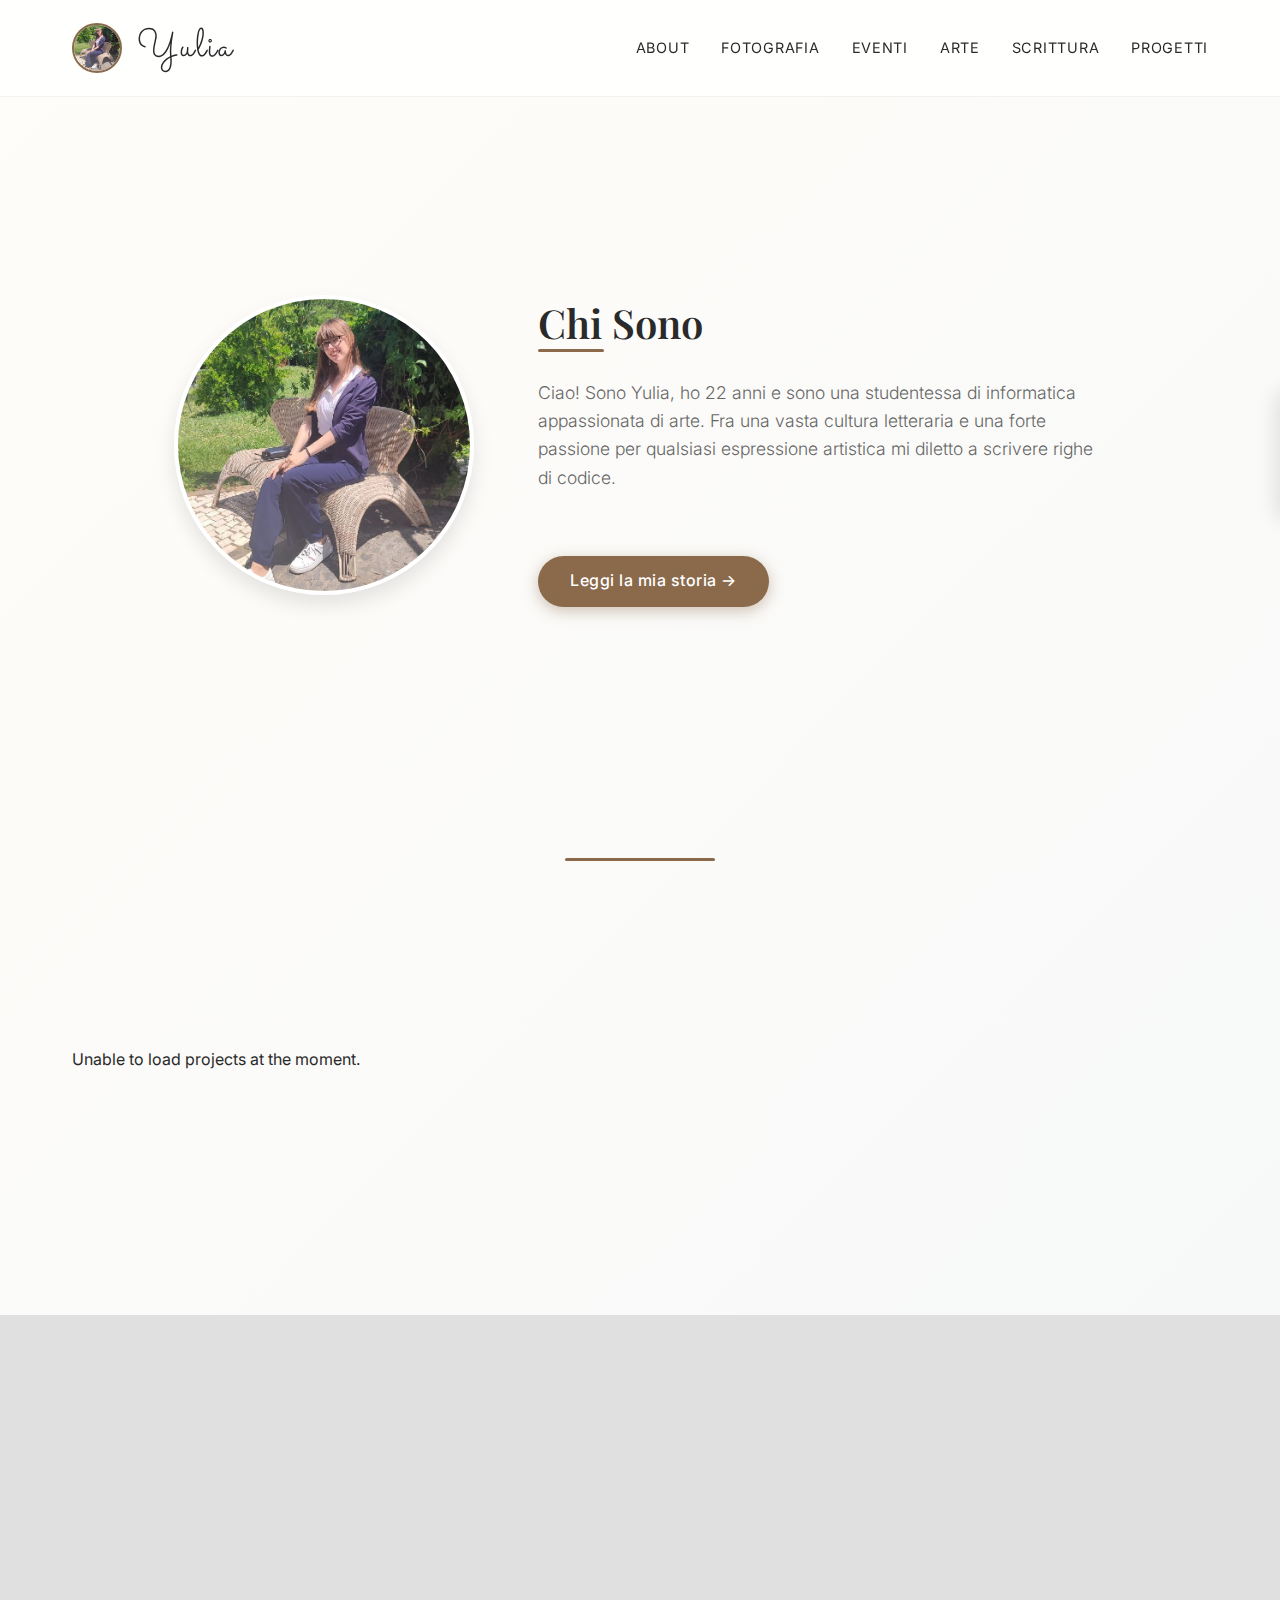
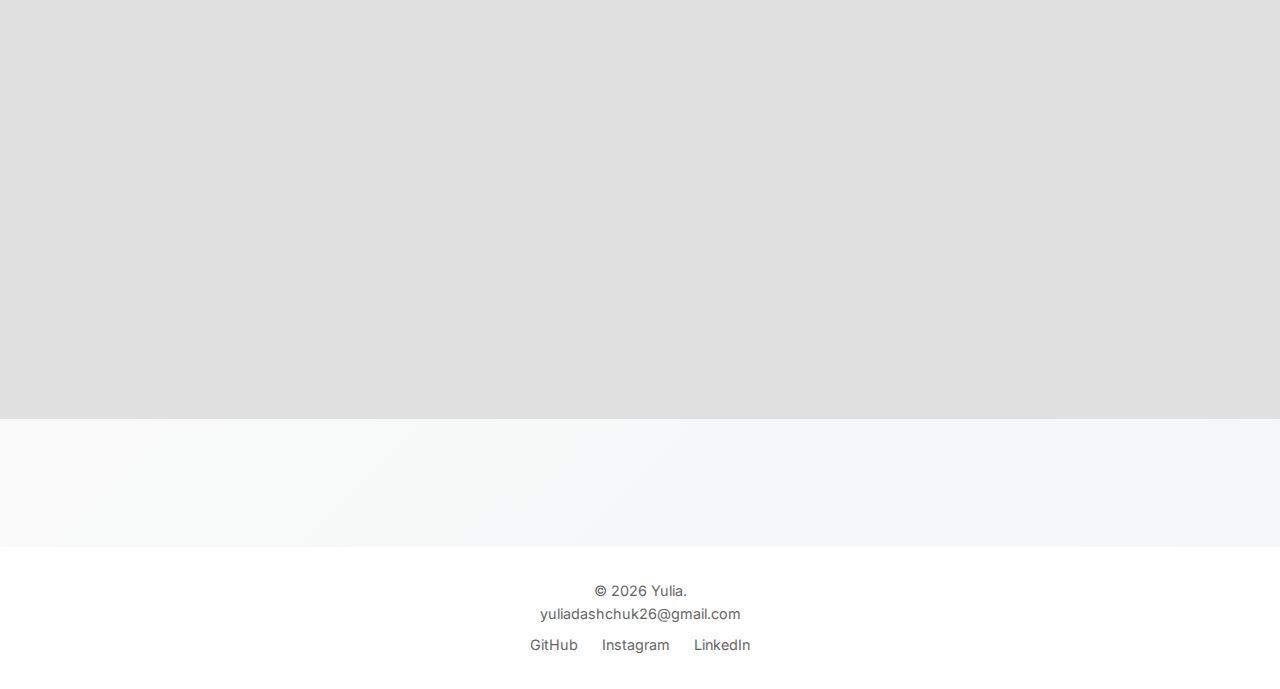
<file: index.html>
<!DOCTYPE html>
<html lang="it">

<head>
    <meta charset="UTF-8">
    <meta name="viewport" content="width=device-width, initial-scale=1.0">
    <title>Yulia | Portfolio</title>

    <!-- Fonts -->
    <link rel="preconnect" href="https://fonts.googleapis.com">
    <link rel="preconnect" href="https://fonts.gstatic.com" crossorigin>
    <link
        href="https://fonts.googleapis.com/css2?family=Inter:wght@300;400;500;600&family=Playfair+Display:wght@400;700&display=swap"
        rel="stylesheet">

    <!-- CSS -->
    <link rel="stylesheet" href="css/style.css">
</head>

<body>

    <!-- Navigation -->
    <nav>
        <div class="container nav-container">
            <div class="logo">
                <a href="index.html"><img src="images/me.jpg" alt="Yulia Profile" class="nav-profile-img"></a>
                <a href="index.html">Yulia</a>
            </div>
            <div class="nav-links">
                <a href="about.html">About</a>
                <a href="fotografia.html">Fotografia</a>
                <a href="eventi.html">Eventi</a>
                <a href="arte.html">Arte</a>
                <a href="scrittura.html">Scrittura</a>
                <a href="progetti.html">Progetti</a>
            </div>
        </div>
    </nav>

    <!-- Hero Section -->
    <section class="hero">
        <div class="container fade-in">
            <img src="images/me.jpg" alt="Yulia Portrait" class="hero-img">
            <div class="hero-text">
                <h2>Chi Sono</h2>
                <p style="margin-bottom: var(--spacing-md); color: var(--color-text-light); font-size: 1.1rem;">
                    Ciao! Sono Yulia, ho <span id="age">--</span> anni e sono una studentessa di informatica
                    appassionata di arte.
                    Fra una vasta cultura letteraria e una forte passione per qualsiasi espressione artistica mi diletto
                    a scrivere righe di codice.
                </p>
                <a href="about.html" class="cta-button">Leggi la mia storia &rarr;</a>
            </div>
        </div>
    </section>

    <!-- Projects Section (Dynamic) -->
    <section id="progetti">
        <div class="container">
            <h2 class="fade-in">Progetti Recenti</h2>
            <p class="fade-in" style="margin-bottom: var(--spacing-md); color: var(--color-text-light);">
                Alcuni dei miei progetti di codice: le app di cui non sapevi di avere bisogno.
            </p>

            <div id="github-projects" class="projects-grid">
                <!-- Projects will be loaded here by main.js -->
                <div class="project-card">
                    <h3>Caricamento progetti...</h3>
                </div>
            </div>

            <div class="fade-in" style="text-align: center; margin-top: var(--spacing-md);">
                <a href="progetti.html" class="cta-button">Vedi tutti i progetti &rarr;</a>
            </div>
        </div>
    </section>

    <!-- Section Previews -->
    <section id="explore" style="background-color: var(--color-secondary);">
        <div class="container">
            <h2 class="fade-in" style="text-align: center; margin-bottom: var(--spacing-lg);">Esplora il mio Mondo</h2>

            <div class="gallery-grid">
                <!-- Photography Preview -->
                <a href="fotografia.html" class="gallery-item fade-in"
                    style="display: block; text-decoration: none; color: inherit;">
                    <img src="images/pics/mePic.jpg" alt="Fotografia">
                    <div
                        style="position: absolute; bottom: 0; left: 0; right: 0; padding: 1rem; transition: all 0.3s ease; text-align: center;">
                        <span class="cta-button" style="font-size: 0.8rem; padding: 0.5rem 1rem;">Guarda la galleria
                            &rarr;</span>
                    </div>
                </a>

                <!-- Art Preview -->
                <a href="arte.html" class="gallery-item fade-in"
                    style="display: block; text-decoration: none; color: inherit;">
                    <img src="images/art/meArte.jpg.jpg" alt="Arte">
                    <div
                        style="position: absolute; bottom: 0; left: 0; right: 0; padding: 1rem; transition: all 0.3s ease; text-align: center;">
                        <span class="cta-button" style="font-size: 0.8rem; padding: 0.5rem 1rem;">Scopri le opere
                            &rarr;</span>
                    </div>
                </a>

                <!-- Writing Preview -->
                <a href="scrittura.html" class="gallery-item fade-in"
                    style="display: block; text-decoration: none; color: inherit;">
                    <img src="images/write/meWirte.jpg" alt="Scrittura"
                        style="width: 100%; height: 100%; object-fit: cover;">
                    <div
                        style="position: absolute; bottom: 0; left: 0; right: 0; padding: 1rem; transition: all 0.3s ease; text-align: center;">
                        <span class="cta-button" style="font-size: 0.8rem; padding: 0.5rem 1rem;">Leggi i testi
                            &rarr;</span>
                    </div>
                </a>
            </div>
        </div>
    </section>

    <!-- Footer -->
    <footer>
        <div class="container">
            <p>&copy; <span id="year">2024</span> Yulia.<br> <a href="mailto:yuliadashchuk26@gmail.com"
                    style="color: inherit;">yuliadashchuk26@gmail.com</a></p>
            <div style="margin-top: var(--spacing-xs);">
                <a href="https://github.com/YuliaD2609" target="_blank" style="margin: 0 10px;">GitHub</a>
                <a href="https://www.instagram.com/yulia__photography/" target="_blank"
                    style="margin: 0 10px;">Instagram</a>
                <a href="https://www.linkedin.com/in/yulia-dashchuk" target="_blank"
                    style="margin: 0 10px;">LinkedIn</a>
            </div>
        </div>
    </footer>

    <!-- Birthday Banner (Hidden by default) -->
    <div id="birthday-banner" class="birthday-banner hidden">
        <div class="banner-content">
            <span class="confetti-icon">🎉</span>
            <p>It's my birthday! <span id="open-wish-modal" class="clickable-link">Click here</span> to wish me happy
                birthday!</p>
        </div>
    </div>

    <!-- Birthday Wish Modal -->
    <div id="birthday-modal" class="modal hidden">
        <div class="modal-content fade-in">
            <span id="close-modal" class="close-btn">&times;</span>
            <div class="modal-header">
                <h2>Make a Wish! 🎂</h2>
                <p>Grazie per il pensiero! Scrivimi un messaggio.</p>
            </div>

            <form class="contact-form" action="https://formspree.io/f/xwvbkznd" method="POST">
                <div class="form-group">
                    <label for="wisher-email">La tua Email</label>
                    <input type="email" id="wisher-email" name="email" placeholder="esempio@email.com" required>
                </div>
                <div class="form-group">
                    <label for="wish-message">Il tuo augurio</label>
                    <textarea id="wish-message" name="message" placeholder="Tanti auguri Yulia!..." required></textarea>
                </div>
                <button type="submit" class="cta-button">Invia Auguri 🎉</button>
            </form>
        </div>
    </div>

    <!-- Scripts -->
    <script src="js/main.js"></script>
</body>

</html>
</file>
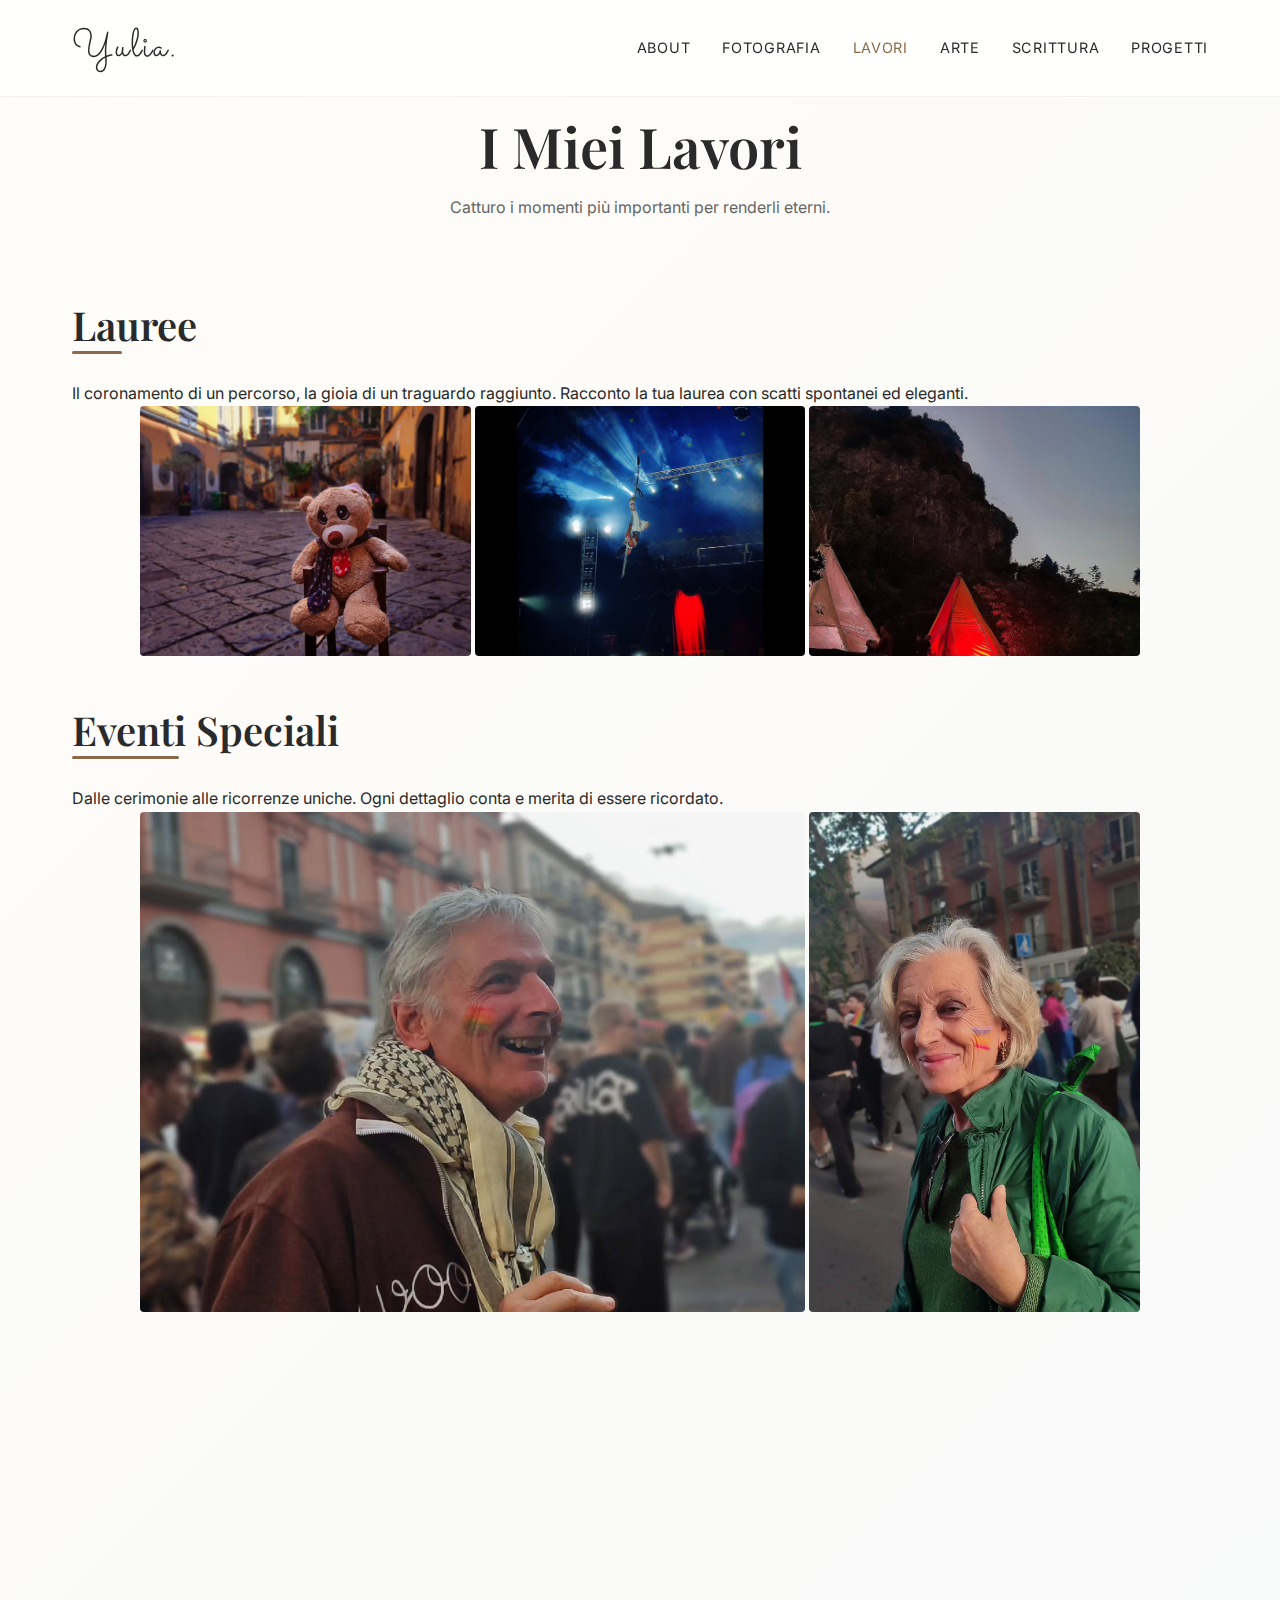
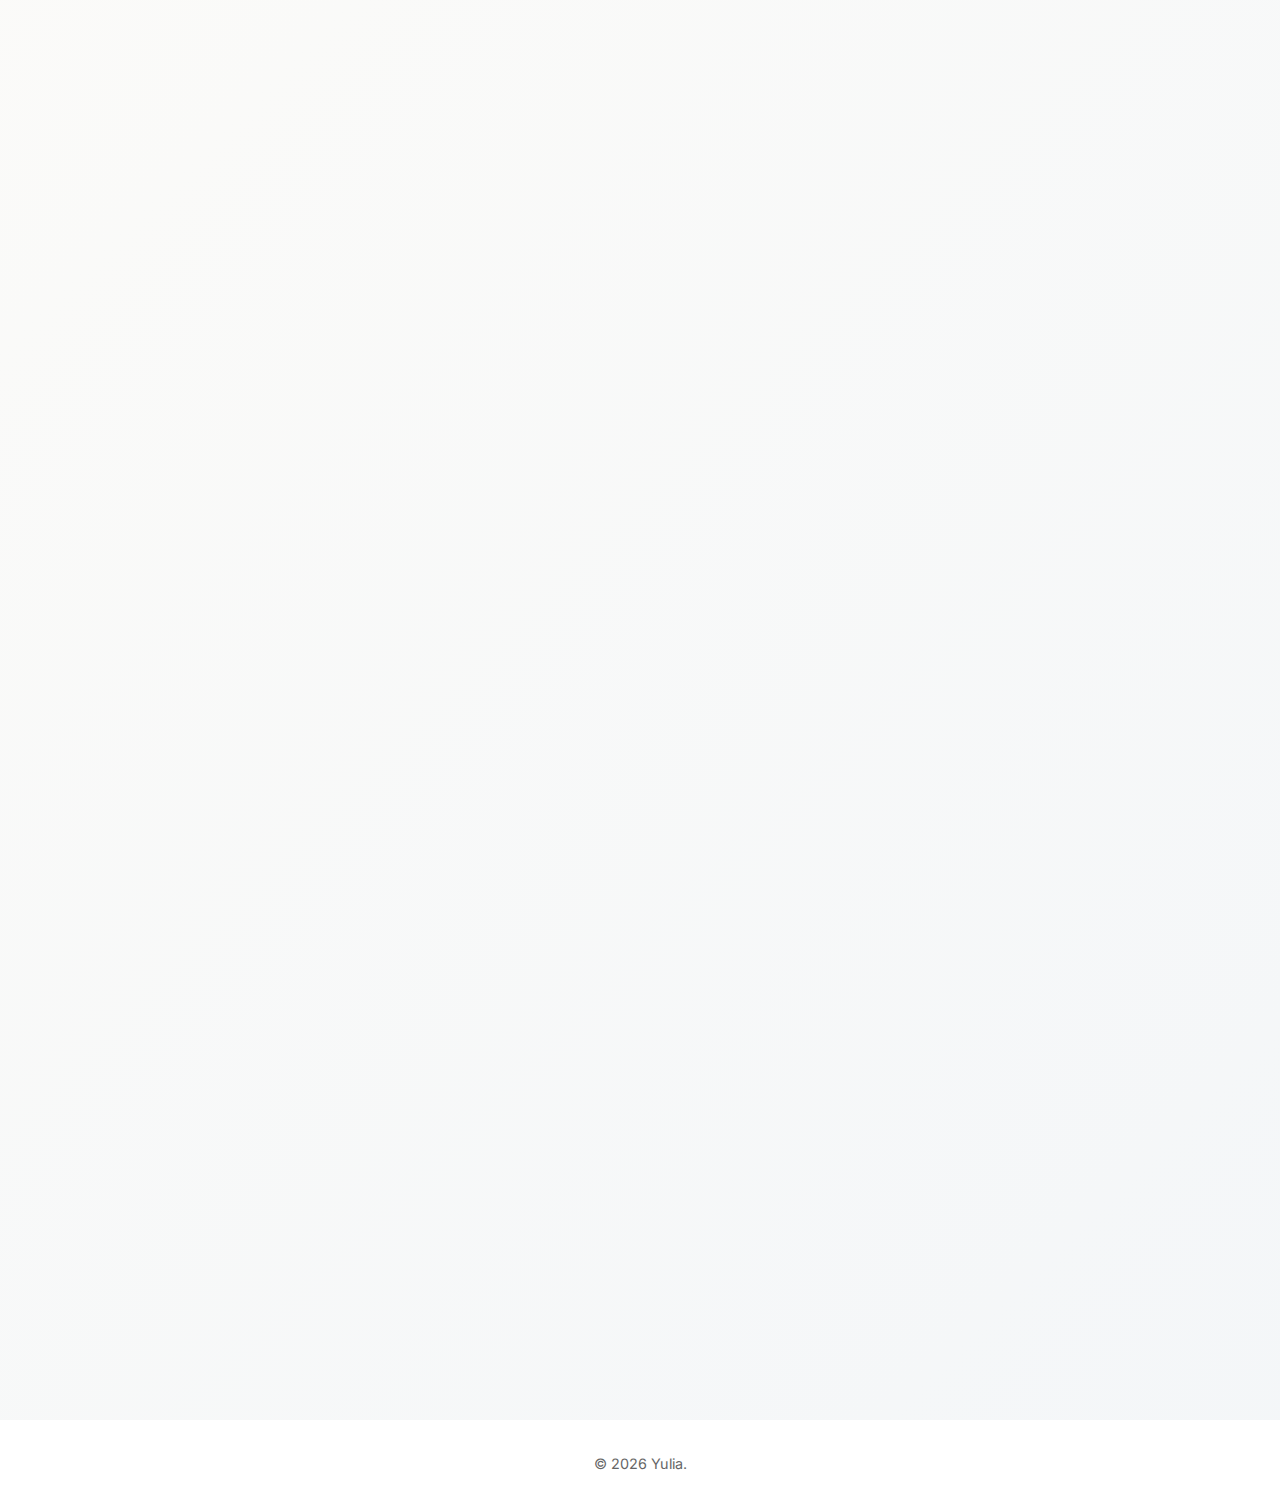
<file: lavori.html>
<!DOCTYPE html>
<html lang="it">

<head>
    <meta charset="UTF-8">
    <meta name="viewport" content="width=device-width, initial-scale=1.0">
    <title>Lavori | Yulia</title>
    <link
        href="https://fonts.googleapis.com/css2?family=Inter:wght@300;400;600&family=Playfair+Display:wght@700&display=swap"
        rel="stylesheet">
    <link rel="stylesheet" href="css/style.css">
</head>

<body>

    <nav>
        <div class="container nav-container">
            <div class="logo"><a href="index.html">Yulia.</a></div>
            <div class="nav-links">
                <a href="about.html">About</a>
                <a href="fotografia.html">Fotografia</a>
                <a href="lavori.html" style="color: var(--color-primary);">Lavori</a>
                <a href="arte.html">Arte</a>
                <a href="scrittura.html">Scrittura</a>
                <a href="progetti.html">Progetti</a>
            </div>
        </div>
    </nav>

    <section class="container" style="margin-top: var(--spacing-lg);">
        <div class="fade-in" style="text-align: center; margin-bottom: 4rem;">
            <h1>I Miei Lavori</h1>
            <p style="max-width: 600px; margin: 0 auto; color: var(--color-text-light);">
                Catturo i momenti più importanti per renderli eterni.
            </p>
        </div>

        <!-- Lauree Section -->
        <div class="service-section fade-in">
            <h2 style="text-align: center;">Lauree</h2>
            <p class="service-description">
                Il coronamento di un percorso, la gioia di un traguardo raggiunto. Racconto la tua laurea con scatti
                spontanei ed eleganti.
            </p>
            <div class="magazine-grid"
                style="grid-template-columns: repeat(3, 1fr); max-width: 1000px; margin-bottom: 4rem;">
                <!-- Using placeholders from existing images or generic ones until user provides specific event photos -->
                <div class="magazine-item" style="grid-column: span 1; grid-row: span 1; height: 250px;">
                    <img src="images/instagram/post_1.jpg" loading="lazy" alt="Laurea 1">
                </div>
                <div class="magazine-item" style="grid-column: span 1; grid-row: span 1; height: 250px;">
                    <img src="images/instagram/post_2.jpg" loading="lazy" alt="Laurea 2">
                </div>
                <div class="magazine-item" style="grid-column: span 1; grid-row: span 1; height: 250px;">
                    <img src="images/instagram/post_6.jpg" loading="lazy" alt="Laurea 3">
                </div>
            </div>
        </div>

        <!-- Eventi Speciali Section -->
        <div class="service-section fade-in">
            <h2 style="text-align: center;">Eventi Speciali</h2>
            <p class="service-description">
                Dalle cerimonie alle ricorrenze uniche. Ogni dettaglio conta e merita di essere ricordato.
            </p>
            <div class="magazine-grid"
                style="grid-template-columns: repeat(3, 1fr); max-width: 1000px; margin-bottom: 4rem;">
                <div class="magazine-item" style="grid-column: span 2; grid-row: span 2; height: 500px;">
                    <img src="images/instagram/post_3.jpg" loading="lazy" alt="Evento 1">
                </div>
                <div class="magazine-item" style="grid-column: span 1; grid-row: span 2; height: 500px;">
                    <img src="images/instagram/post_4.jpg" loading="lazy" alt="Evento 2">
                </div>
            </div>
        </div>

        <!-- Feste Section -->
        <div class="service-section fade-in">
            <h2 style="text-align: center;">Feste</h2>
            <p class="service-description">
                Il divertimento, la musica, gli amici. L'atmosfera della festa catturata in ogni sfumatura.
            </p>
            <div class="magazine-grid" style="grid-template-columns: repeat(4, 1fr); max-width: 1000px;">
                <div class="magazine-item" style="grid-column: span 2; height: 300px;">
                    <img src="images/instagram/post_5.jpg" loading="lazy" alt="Festa 1">
                </div>
                <div class="magazine-item" style="grid-column: span 2; height: 300px;">
                    <img src="images/instagram/post_1.jpg" loading="lazy" alt="Festa 2">
                </div>
            </div>
        </div>

    </section>

    <!-- Contact/Booking Section -->
    <section class="contact-section fade-in" style="margin-top: 6rem;">
        <div class="container">
            <div class="contact-layout">
                <div class="contact-text">
                    <h2>Prenota un Servizio</h2>
                    <p
                        style="color: var(--color-text-light); font-size: 1.1rem; margin-bottom: 1.5rem; line-height: 1.8;">
                        Vuoi prenotare uno shooting per la tua laurea, un evento o una festa?
                        <br><br>
                        Scrivimi per ricevere un preventivo o semplicemente per avere più informazioni.
                    </p>
                </div>

                <!-- AJAX Form -->
                <form id="booking-form" class="contact-form" action="https://formspree.io/f/xwvbkznd" method="POST">
                    <div>
                        <label for="email" style="display: block; margin-bottom: 0.5rem; font-weight: 500;">La tua
                            Email</label>
                        <input type="email" id="email" name="email" placeholder="esempio@email.com" required>
                    </div>
                    <div>
                        <label for="message"
                            style="display: block; margin-bottom: 0.5rem; font-weight: 500;">Messaggio</label>
                        <textarea id="message" name="message" placeholder="Raccontami i dettagli..."
                            required></textarea>
                    </div>
                    <div style="text-align: left;">
                        <button type="submit" class="cta-button" style="border: none; cursor: pointer;">Invia
                            Richiesta</button>
                    </div>
                    <p id="form-status" style="margin-top: 1rem; font-weight: 500;"></p>
                </form>
            </div>
        </div>
    </section>

    <footer>
        <div class="container">
            <p>&copy; <span id="year"></span> Yulia.</p>
        </div>
    </footer>

    <script src="js/main.js"></script>
    <script>
        // AJAX Form Handling
        var form = document.getElementById("booking-form");

        async function handleSubmit(event) {
            event.preventDefault();
            var status = document.getElementById("form-status");
            var data = new FormData(event.target);



            fetch(event.target.action, {
                method: form.method,
                body: data,
                headers: {
                    'Accept': 'application/json'
                }
            }).then(response => {
                if (response.ok) {
                    status.innerHTML = "Grazie! Il tuo messaggio è stato inviato.";
                    status.style.color = "green";
                    form.reset();
                } else {
                    response.json().then(data => {
                        if (Object.hasOwn(data, 'errors')) {
                            status.innerHTML = data["errors"].map(error => error["message"]).join(", ");
                        } else {
                            status.innerHTML = "Oops! C'è stato un problema nell'invio del modulo.";
                        }
                        status.style.color = "red";
                    })
                }
            }).catch(error => {
                status.innerHTML = "Oops! C'è stato un problema nell'invio del modulo.";
                status.style.color = "red";
            });
        }
        form.addEventListener("submit", handleSubmit);
    </script>
</body>

</html>
</file>
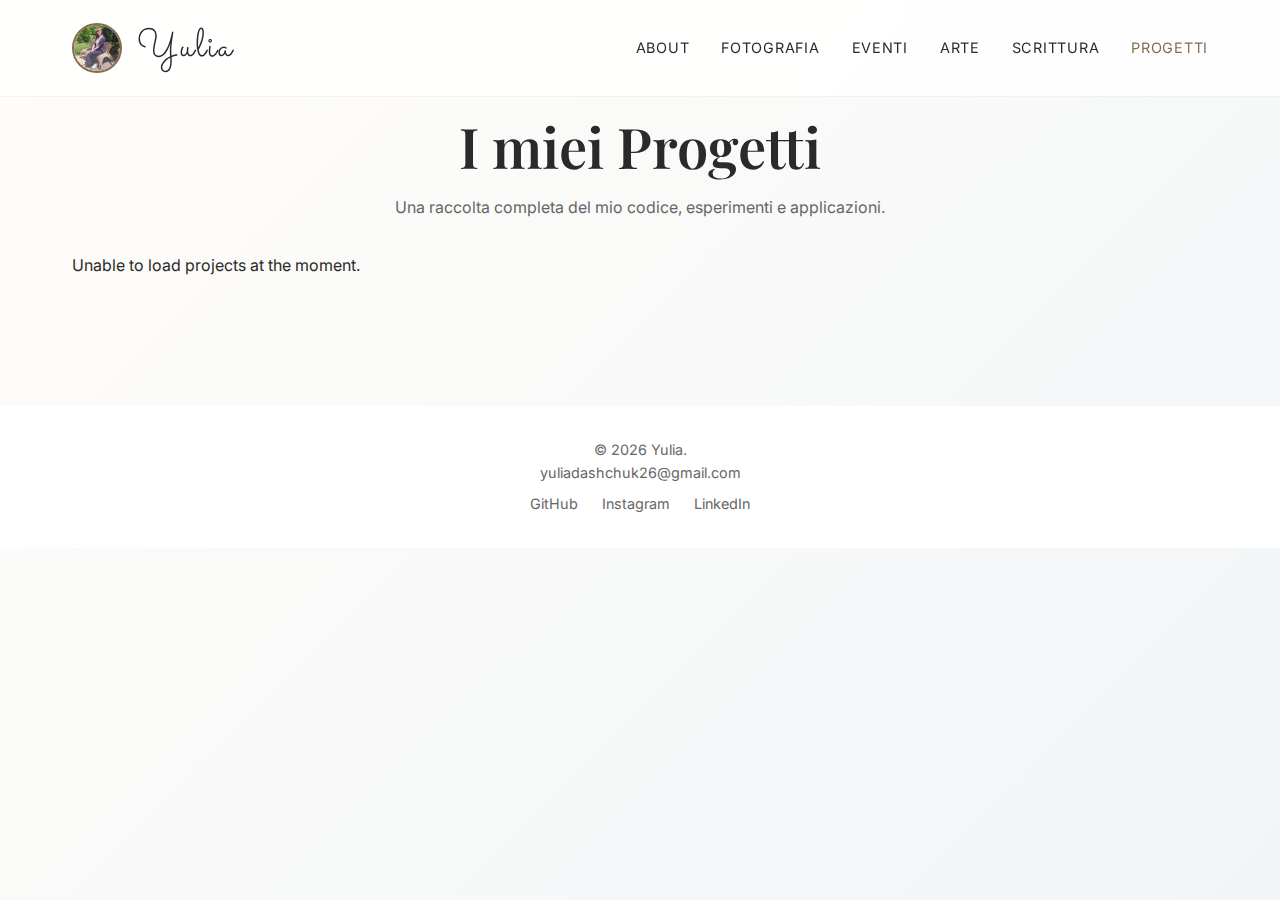
<file: progetti.html>
<!DOCTYPE html>
<html lang="it">

<head>
    <meta charset="UTF-8">
    <meta name="viewport" content="width=device-width, initial-scale=1.0">
    <title>Progetti | Yulia</title>
    <!-- Fonts -->
    <link
        href="https://fonts.googleapis.com/css2?family=Inter:wght@300;400;600&family=Playfair+Display:wght@700&display=swap"
        rel="stylesheet">
    <!-- CSS -->
    <link rel="stylesheet" href="css/style.css">
</head>

<body>

    <!-- Navigation -->
    <nav>
        <div class="container nav-container">
            <div class="logo">
                <a href="index.html"><img src="images/me.jpg" alt="Yulia Profile" class="nav-profile-img"></a>
                <a href="index.html">Yulia</a>
            </div>
            <div class="nav-links">
                <a href="about.html">About</a>
                <a href="fotografia.html">Fotografia</a>
                <a href="eventi.html">Eventi</a>
                <a href="arte.html">Arte</a>
                <a href="scrittura.html">Scrittura</a>
                <a href="progetti.html" style="color: var(--color-primary);">Progetti</a>
            </div>
        </div>
    </nav>

    <section class="container" style="margin-top: var(--spacing-lg);">
        <h1 class="fade-in" style="text-align: center;">I miei Progetti</h1>
        <p class="fade-in"
            style="text-align: center; max-width: 600px; margin: 0 auto var(--spacing-md); color: var(--color-text-light);">
            Una raccolta completa del mio codice, esperimenti e applicazioni.
        </p>

        <!-- Projects Grid -->
        <div id="all-projects-container" class="projects-grid fade-in">
            <!-- Loading State -->
            <div class="project-card">
                <h3>Caricamento...</h3>
            </div>
        </div>
    </section>

    <!-- Footer -->
    <footer>
        <div class="container">
            <p>&copy; <span id="year"></span> Yulia. <br> <a href="mailto:yuliadashchuk26@gmail.com"
                    style="color: inherit;">yuliadashchuk26@gmail.com</a></p>
            <div style="margin-top: var(--spacing-xs);">
                <a href="https://github.com/YuliaD2609" target="_blank" style="margin: 0 10px;">GitHub</a>
                <a href="https://www.instagram.com/yulia__photography/" target="_blank"
                    style="margin: 0 10px;">Instagram</a>
                <a href="https://www.linkedin.com/in/yulia-dashchuk" target="_blank"
                    style="margin: 0 10px;">LinkedIn</a>
            </div>
        </div>
    </footer>

    <!-- Scripts -->
    <script src="js/main.js"></script>
    <script>
        // Inline init specifically for this page, or we check URL in main.js
        // For simplicity, we can rely on main.js to detect the container ID
    </script>
</body>

</html>
</file>
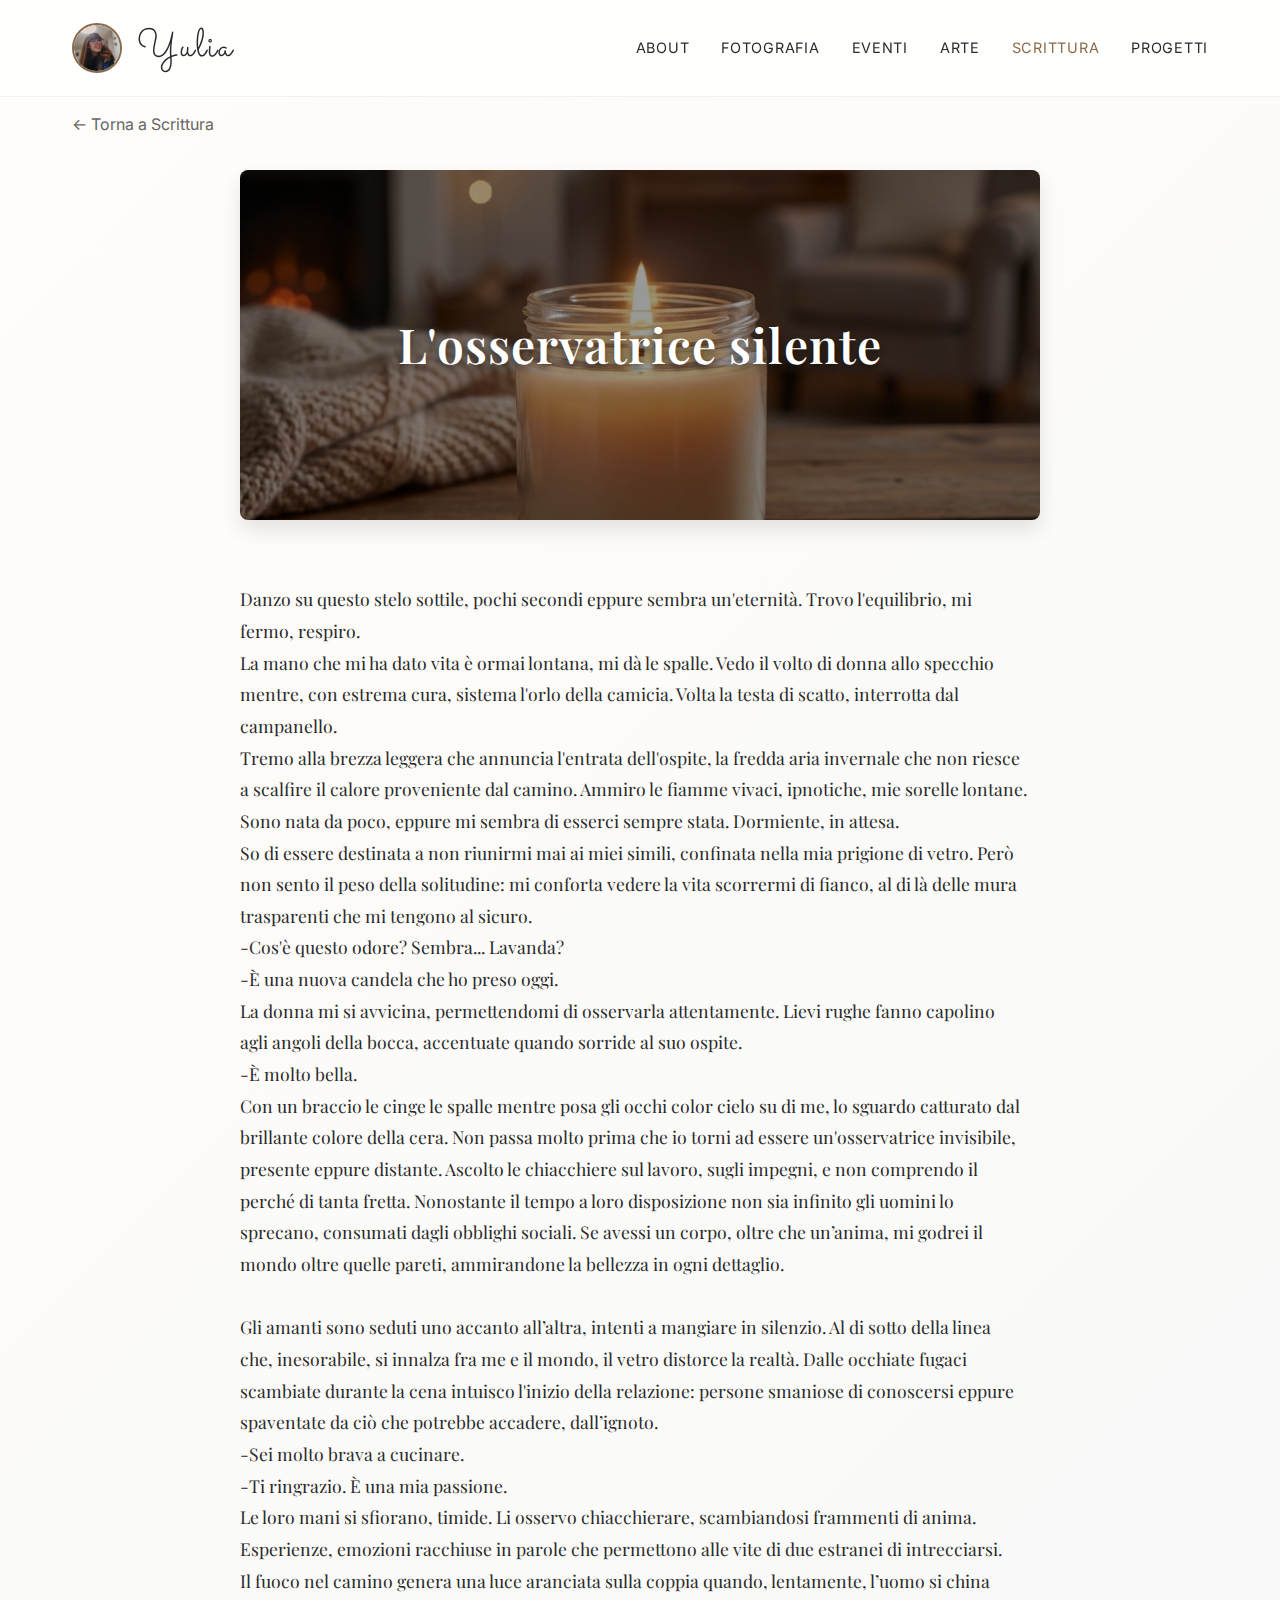
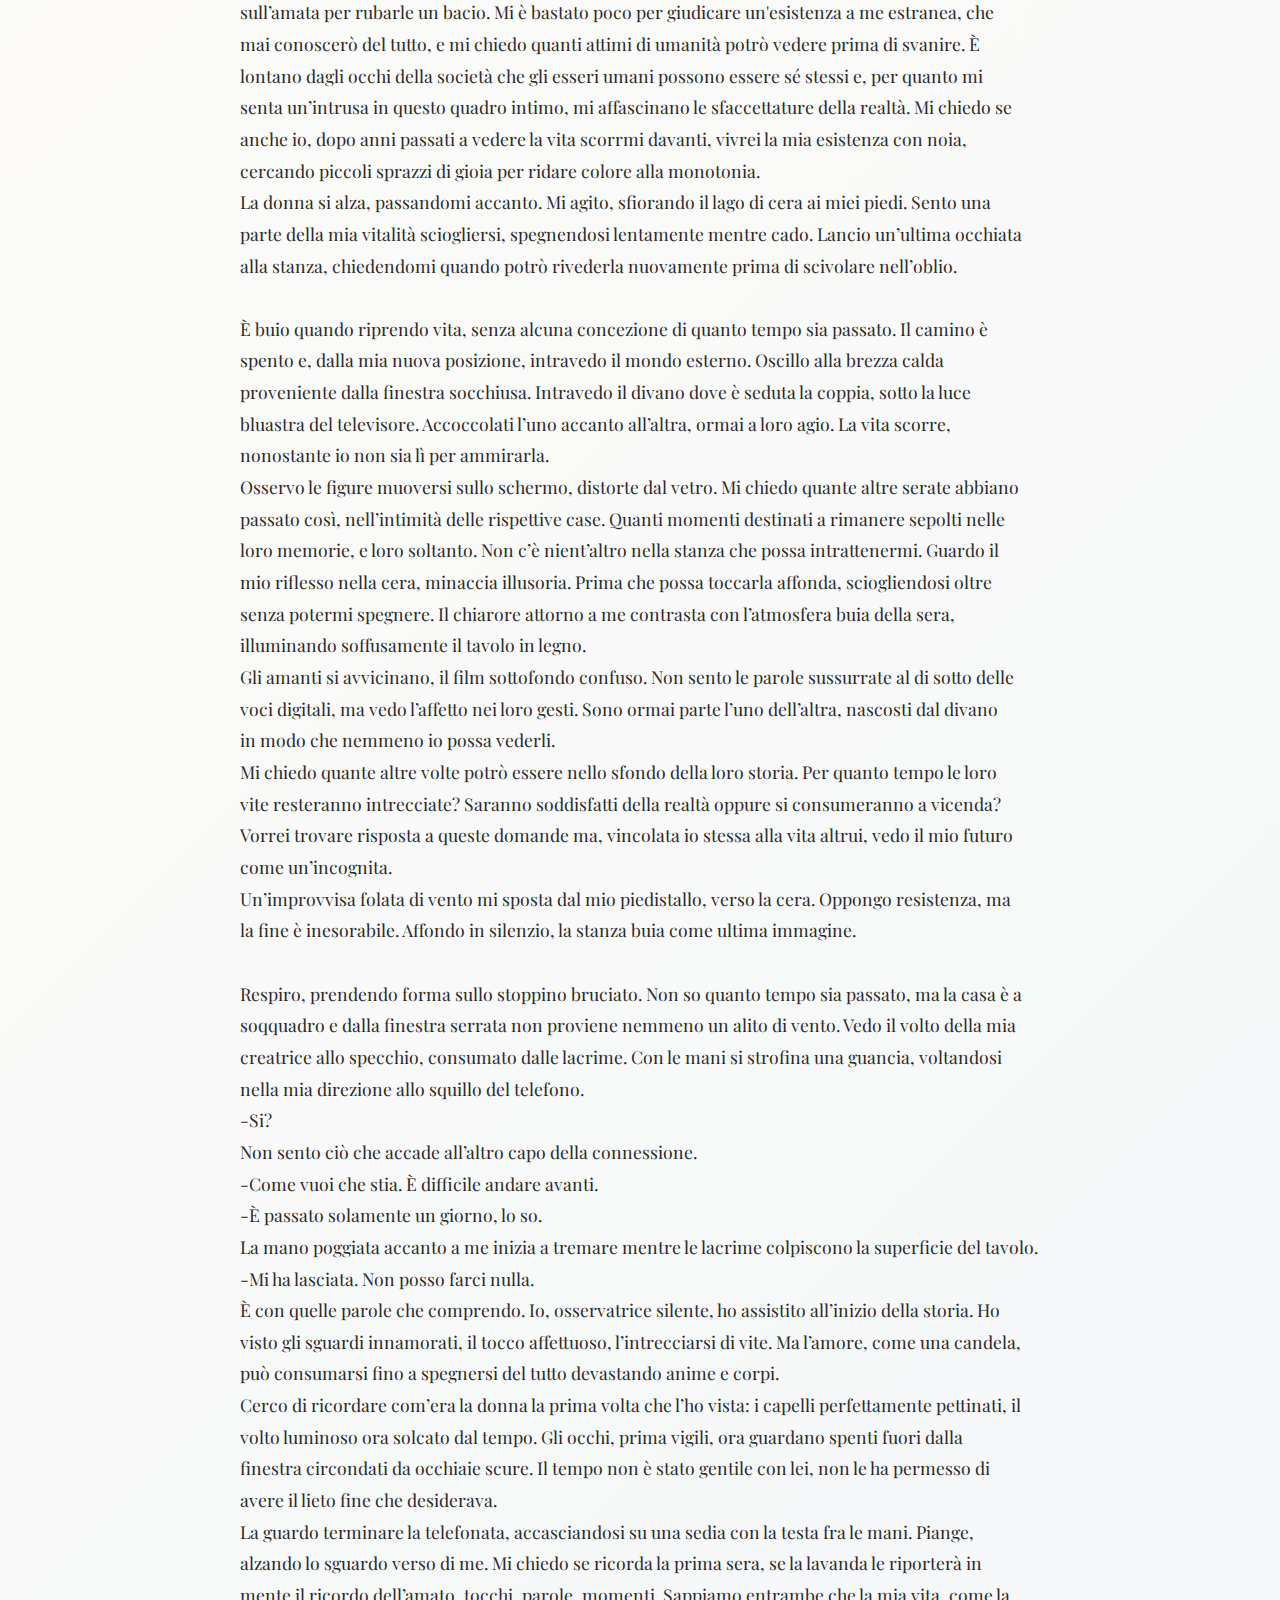
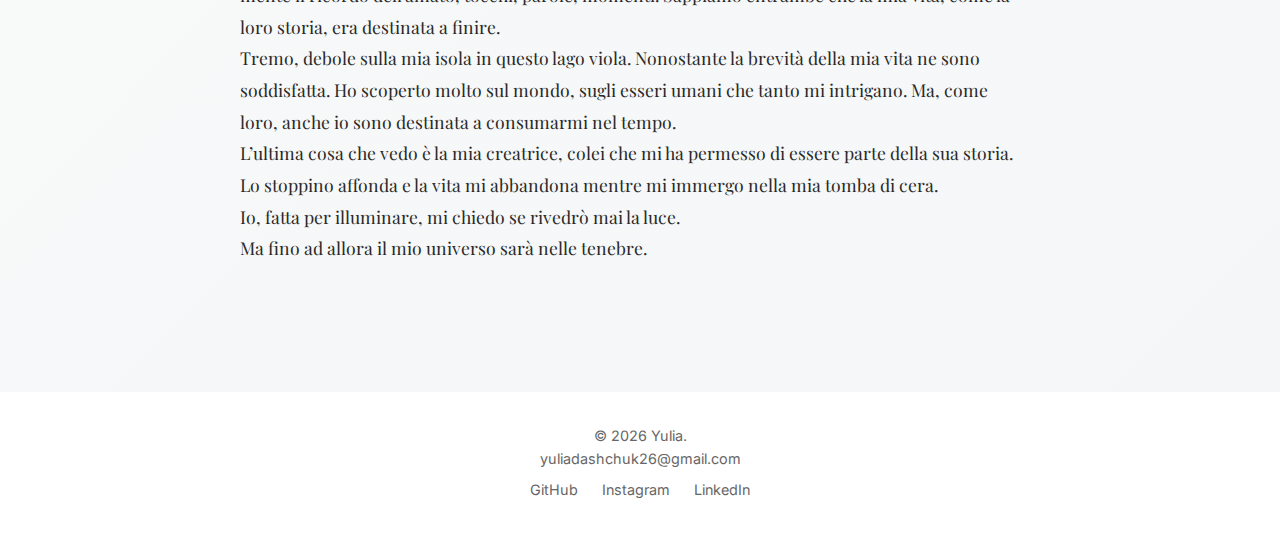
<file: scrittura-osservatrice.html>
<!DOCTYPE html>
<html lang="it">

<head>
    <meta charset="UTF-8">
    <meta name="viewport" content="width=device-width, initial-scale=1.0">
    <title>L'osservatrice silente | Yulia</title>
    <link
        href="https://fonts.googleapis.com/css2?family=Inter:wght@300;400;600&family=Playfair+Display:wght@400;700&display=swap"
        rel="stylesheet">
    <link rel="stylesheet" href="css/style.css">
    <!-- FontAwesome for the candle icon -->
    <link rel="stylesheet" href="https://cdnjs.cloudflare.com/ajax/libs/font-awesome/6.0.0/css/all.min.css">
</head>

<body>

    <nav>
        <div class="container nav-container">
            <div class="logo">
                <a href="index.html"><img src="images/me_circle.jpg" alt="Yulia Profile" class="nav-profile-img"></a>
                <a href="index.html">Yulia</a>
            </div>
            <div class="nav-links">
                <a href="about.html">About</a>
                <a href="fotografia.html">Fotografia</a>
                <a href="eventi.html">Eventi</a>
                <a href="arte.html">Arte</a>
                <a href="scrittura.html" style="color: var(--color-primary);">Scrittura</a>
                <a href="progetti.html">Progetti</a>
            </div>
        </div>
    </nav>

    <section class="container" style="margin-top: var(--spacing-lg);">
        <!-- Back link formatting -->
        <a href="scrittura.html"
            style="display: inline-block; margin-bottom: var(--spacing-md); color: var(--color-text-light); text-decoration: none;">&larr;
            Torna a Scrittura</a>

        <div style="max-width: 800px; margin: 0 auto;">
            <div
                style="position: relative; border-radius: var(--radius-md); overflow: hidden; margin-bottom: 2rem; height: 350px; display: flex; align-items: center; justify-content: center; text-align: center; box-shadow: var(--shadow-md);">
                <img src="images/write/camera.png" alt="Background"
                    style="position: absolute; top: 0; left: 0; width: 100%; height: 100%; object-fit: cover; z-index: 0; filter: brightness(0.6);">
                <h1
                    style="position: relative; z-index: 1; color: white; text-shadow: 0 4px 8px rgba(0,0,0,0.6); font-size: 3rem; margin: 0; padding: 1rem; font-family: var(--font-serif); letter-spacing: 1px;">
                    L'osservatrice silente</h1>
            </div>

            <div
                style="white-space: pre-line; text-align: justify; line-height: 1.8; font-family: var(--font-serif); font-size: 1.1rem; font-weight: 400;">
                Danzo su questo stelo sottile, pochi secondi eppure sembra un'eternità. Trovo l'equilibrio, mi
                fermo, respiro.
                La mano che mi ha dato vita è ormai lontana, mi dà le spalle. Vedo il volto di donna allo specchio
                mentre, con estrema cura, sistema l'orlo della camicia. Volta la testa di scatto, interrotta dal
                campanello.
                Tremo alla brezza leggera che annuncia l'entrata dell'ospite, la fredda aria invernale che non riesce
                a scalfire il calore proveniente dal camino. Ammiro le fiamme vivaci, ipnotiche, mie sorelle lontane.
                Sono nata da poco, eppure mi sembra di esserci sempre stata. Dormiente, in attesa.
                So di essere destinata a non riunirmi mai ai miei simili, confinata nella mia prigione di vetro. Però
                non sento il peso della solitudine: mi conforta vedere la vita scorrermi di fianco, al di là delle mura
                trasparenti che mi tengono al sicuro.
                -Cos'è questo odore? Sembra... Lavanda?
                -È una nuova candela che ho preso oggi.
                La donna mi si avvicina, permettendomi di osservarla attentamente. Lievi rughe fanno capolino
                agli angoli della bocca, accentuate quando sorride al suo ospite.
                -È molto bella.
                Con un braccio le cinge le spalle mentre posa gli occhi color cielo su di me, lo sguardo catturato dal
                brillante colore della cera. Non passa molto prima che io torni ad essere un'osservatrice invisibile,
                presente eppure distante. Ascolto le chiacchiere sul lavoro, sugli impegni, e non comprendo il
                perché di tanta fretta. Nonostante il tempo a loro disposizione non sia infinito gli uomini lo
                sprecano, consumati dagli obblighi sociali. Se avessi un corpo, oltre che un’anima, mi godrei il
                mondo oltre quelle pareti, ammirandone la bellezza in ogni dettaglio.

                Gli amanti sono seduti uno accanto all’altra, intenti a mangiare in silenzio. Al di sotto della linea
                che, inesorabile, si innalza fra me e il mondo, il vetro distorce la realtà. Dalle occhiate fugaci
                scambiate durante la cena intuisco l'inizio della relazione: persone smaniose di conoscersi eppure
                spaventate da ciò che potrebbe accadere, dall’ignoto.
                -Sei molto brava a cucinare.
                -Ti ringrazio. È una mia passione.
                Le loro mani si sfiorano, timide. Li osservo chiacchierare, scambiandosi frammenti di anima.
                Esperienze, emozioni racchiuse in parole che permettono alle vite di due estranei di intrecciarsi.
                Il fuoco nel camino genera una luce aranciata sulla coppia quando, lentamente, l’uomo si china
                sull’amata per rubarle un bacio. Mi è bastato poco per giudicare un'esistenza a me estranea, che
                mai conoscerò del tutto, e mi chiedo quanti attimi di umanità potrò vedere prima di svanire. È
                lontano dagli occhi della società che gli esseri umani possono essere sé stessi e, per quanto mi
                senta un’intrusa in questo quadro intimo, mi affascinano le sfaccettature della realtà. Mi chiedo se
                anche io, dopo anni passati a vedere la vita scorrmi davanti, vivrei la mia esistenza con noia,
                cercando piccoli sprazzi di gioia per ridare colore alla monotonia.
                La donna si alza, passandomi accanto. Mi agito, sfiorando il lago di cera ai miei piedi. Sento una
                parte della mia vitalità sciogliersi, spegnendosi lentamente mentre cado. Lancio un’ultima occhiata
                alla stanza, chiedendomi quando potrò rivederla nuovamente prima di scivolare nell’oblio.

                È buio quando riprendo vita, senza alcuna concezione di quanto tempo sia passato. Il camino è
                spento e, dalla mia nuova posizione, intravedo il mondo esterno. Oscillo alla brezza calda
                proveniente dalla finestra socchiusa. Intravedo il divano dove è seduta la coppia, sotto la luce
                bluastra del televisore. Accoccolati l’uno accanto all’altra, ormai a loro agio. La vita scorre,
                nonostante io non sia lì per ammirarla.
                Osservo le figure muoversi sullo schermo, distorte dal vetro. Mi chiedo quante altre serate abbiano
                passato così, nell’intimità delle rispettive case. Quanti momenti destinati a rimanere sepolti nelle
                loro memorie, e loro soltanto. Non c’è nient’altro nella stanza che possa intrattenermi. Guardo il
                mio riflesso nella cera, minaccia illusoria. Prima che possa toccarla affonda, sciogliendosi oltre
                senza potermi spegnere. Il chiarore attorno a me contrasta con l’atmosfera buia della sera,
                illuminando soffusamente il tavolo in legno.
                Gli amanti si avvicinano, il film sottofondo confuso. Non sento le parole sussurrate al di sotto delle
                voci digitali, ma vedo l’affetto nei loro gesti. Sono ormai parte l’uno dell’altra, nascosti dal divano
                in modo che nemmeno io possa vederli.
                Mi chiedo quante altre volte potrò essere nello sfondo della loro storia. Per quanto tempo le loro
                vite resteranno intrecciate? Saranno soddisfatti della realtà oppure si consumeranno a vicenda?
                Vorrei trovare risposta a queste domande ma, vincolata io stessa alla vita altrui, vedo il mio futuro
                come un’incognita.
                Un’improvvisa folata di vento mi sposta dal mio piedistallo, verso la cera. Oppongo resistenza, ma
                la fine è inesorabile. Affondo in silenzio, la stanza buia come ultima immagine.

                Respiro, prendendo forma sullo stoppino bruciato. Non so quanto tempo sia passato, ma la casa è a
                soqquadro e dalla finestra serrata non proviene nemmeno un alito di vento. Vedo il volto della mia
                creatrice allo specchio, consumato dalle lacrime. Con le mani si strofina una guancia, voltandosi
                nella mia direzione allo squillo del telefono.
                -Si?
                Non sento ciò che accade all’altro capo della connessione.
                -Come vuoi che stia. È difficile andare avanti.
                -È passato solamente un giorno, lo so.
                La mano poggiata accanto a me inizia a tremare mentre le lacrime colpiscono la superficie del tavolo.
                -Mi ha lasciata. Non posso farci nulla.
                È con quelle parole che comprendo. Io, osservatrice silente, ho assistito all’inizio della storia. Ho
                visto gli sguardi innamorati, il tocco affettuoso, l’intrecciarsi di vite. Ma l’amore, come una candela,
                può consumarsi fino a spegnersi del tutto devastando anime e corpi.
                Cerco di ricordare com’era la donna la prima volta che l’ho vista: i capelli perfettamente pettinati, il
                volto luminoso ora solcato dal tempo. Gli occhi, prima vigili, ora guardano spenti fuori dalla
                finestra circondati da occhiaie scure. Il tempo non è stato gentile con lei, non le ha permesso di
                avere il lieto fine che desiderava.
                La guardo terminare la telefonata, accasciandosi su una sedia con la testa fra le mani. Piange,
                alzando lo sguardo verso di me. Mi chiedo se ricorda la prima sera, se la lavanda le riporterà in
                mente il ricordo dell’amato, tocchi, parole, momenti. Sappiamo entrambe che la mia vita, come la
                loro storia, era destinata a finire.
                Tremo, debole sulla mia isola in questo lago viola. Nonostante la brevità della mia vita ne sono
                soddisfatta. Ho scoperto molto sul mondo, sugli esseri umani che tanto mi intrigano. Ma, come
                loro, anche io sono destinata a consumarmi nel tempo.
                L’ultima cosa che vedo è la mia creatrice, colei che mi ha permesso di essere parte della sua storia.
                Lo stoppino affonda e la vita mi abbandona mentre mi immergo nella mia tomba di cera.
                Io, fatta per illuminare, mi chiedo se rivedrò mai la luce.
                Ma fino ad allora il mio universo sarà nelle tenebre.
            </div>
        </div>

    </section>

    <footer>
        <div class="container">
            <p>&copy; <span id="year"></span> Yulia. <br> <a href="mailto:yuliadashchuk26@gmail.com"
                    style="color: inherit;">yuliadashchuk26@gmail.com</a></p>
            <div style="margin-top: var(--spacing-xs);">
                <a href="https://github.com/YuliaD2609" target="_blank" style="margin: 0 10px;">GitHub</a>
                <a href="https://www.instagram.com/yulia__photography/" target="_blank"
                    style="margin: 0 10px;">Instagram</a>
                <a href="https://www.linkedin.com/in/yulia-dashchuk" target="_blank"
                    style="margin: 0 10px;">LinkedIn</a>
            </div>
        </div>
    </footer>

    <script src="js/main.js"></script>
</body>

</html>
</file>
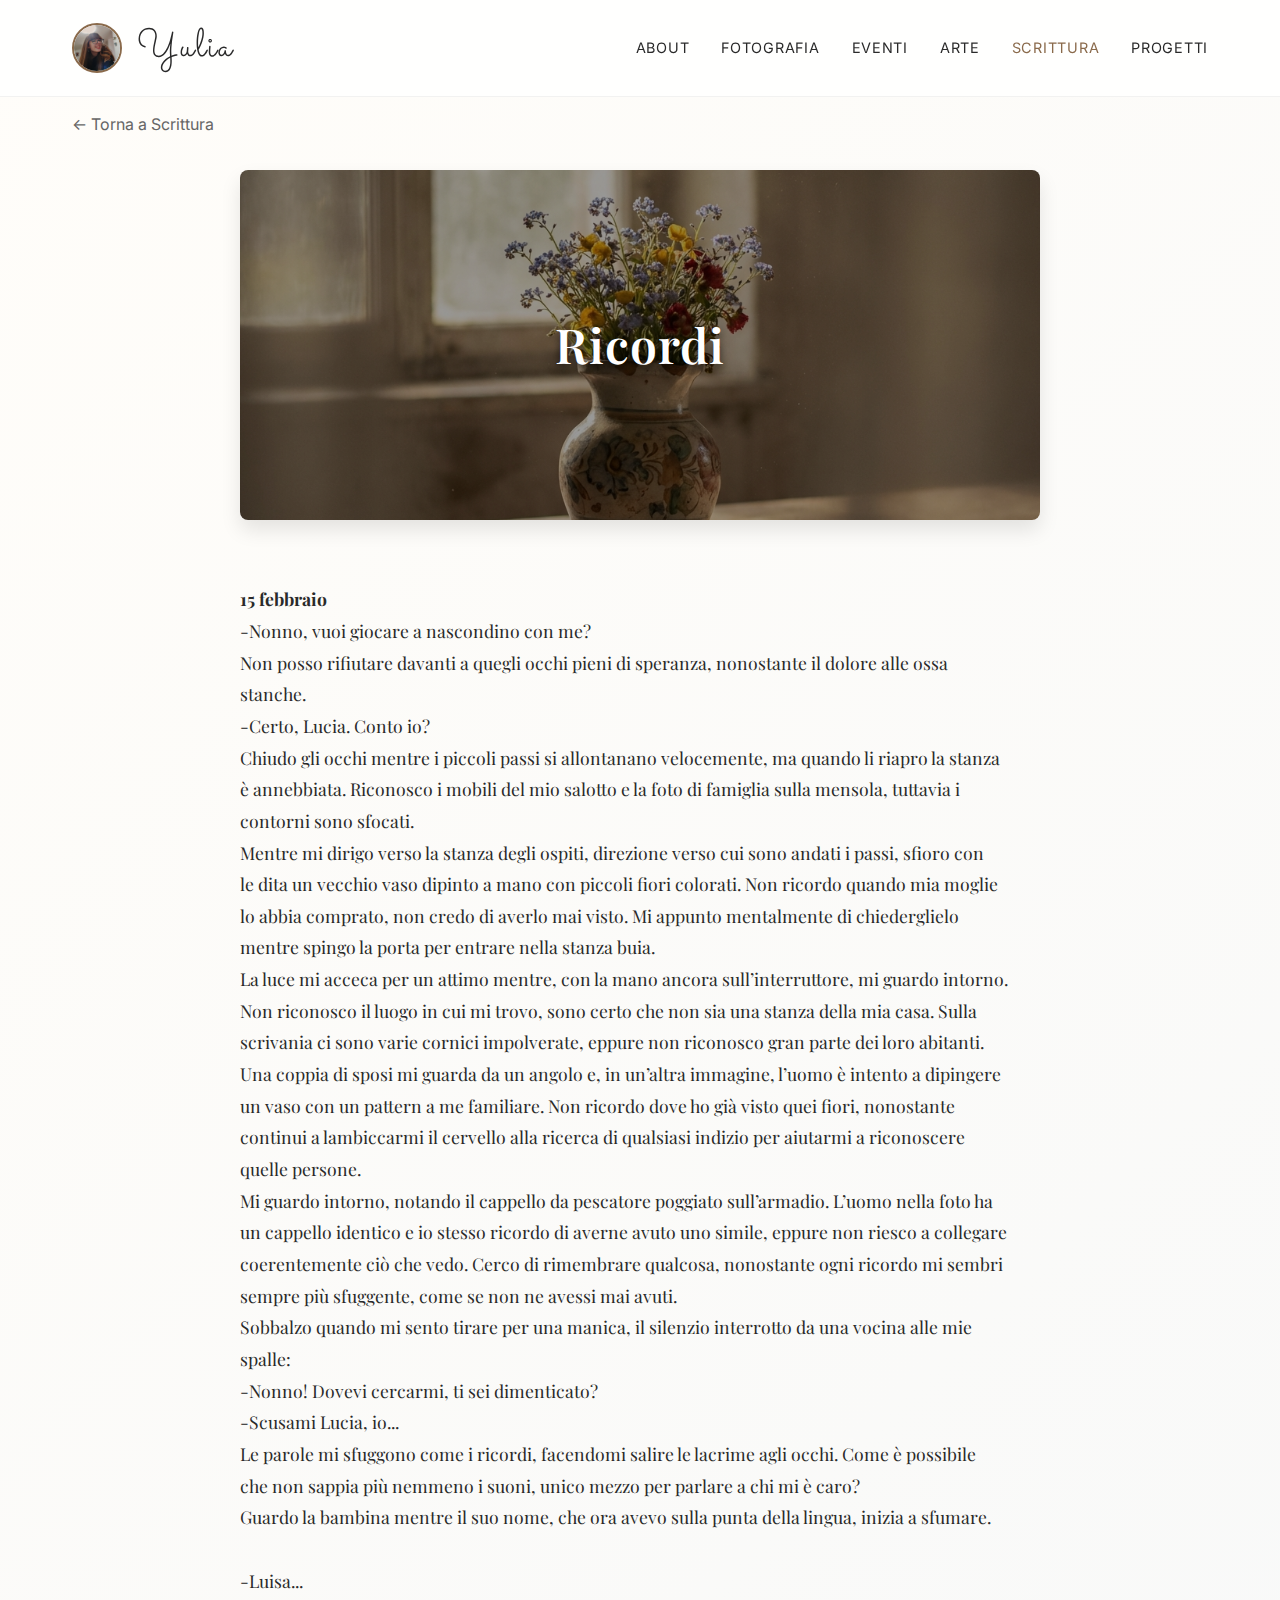
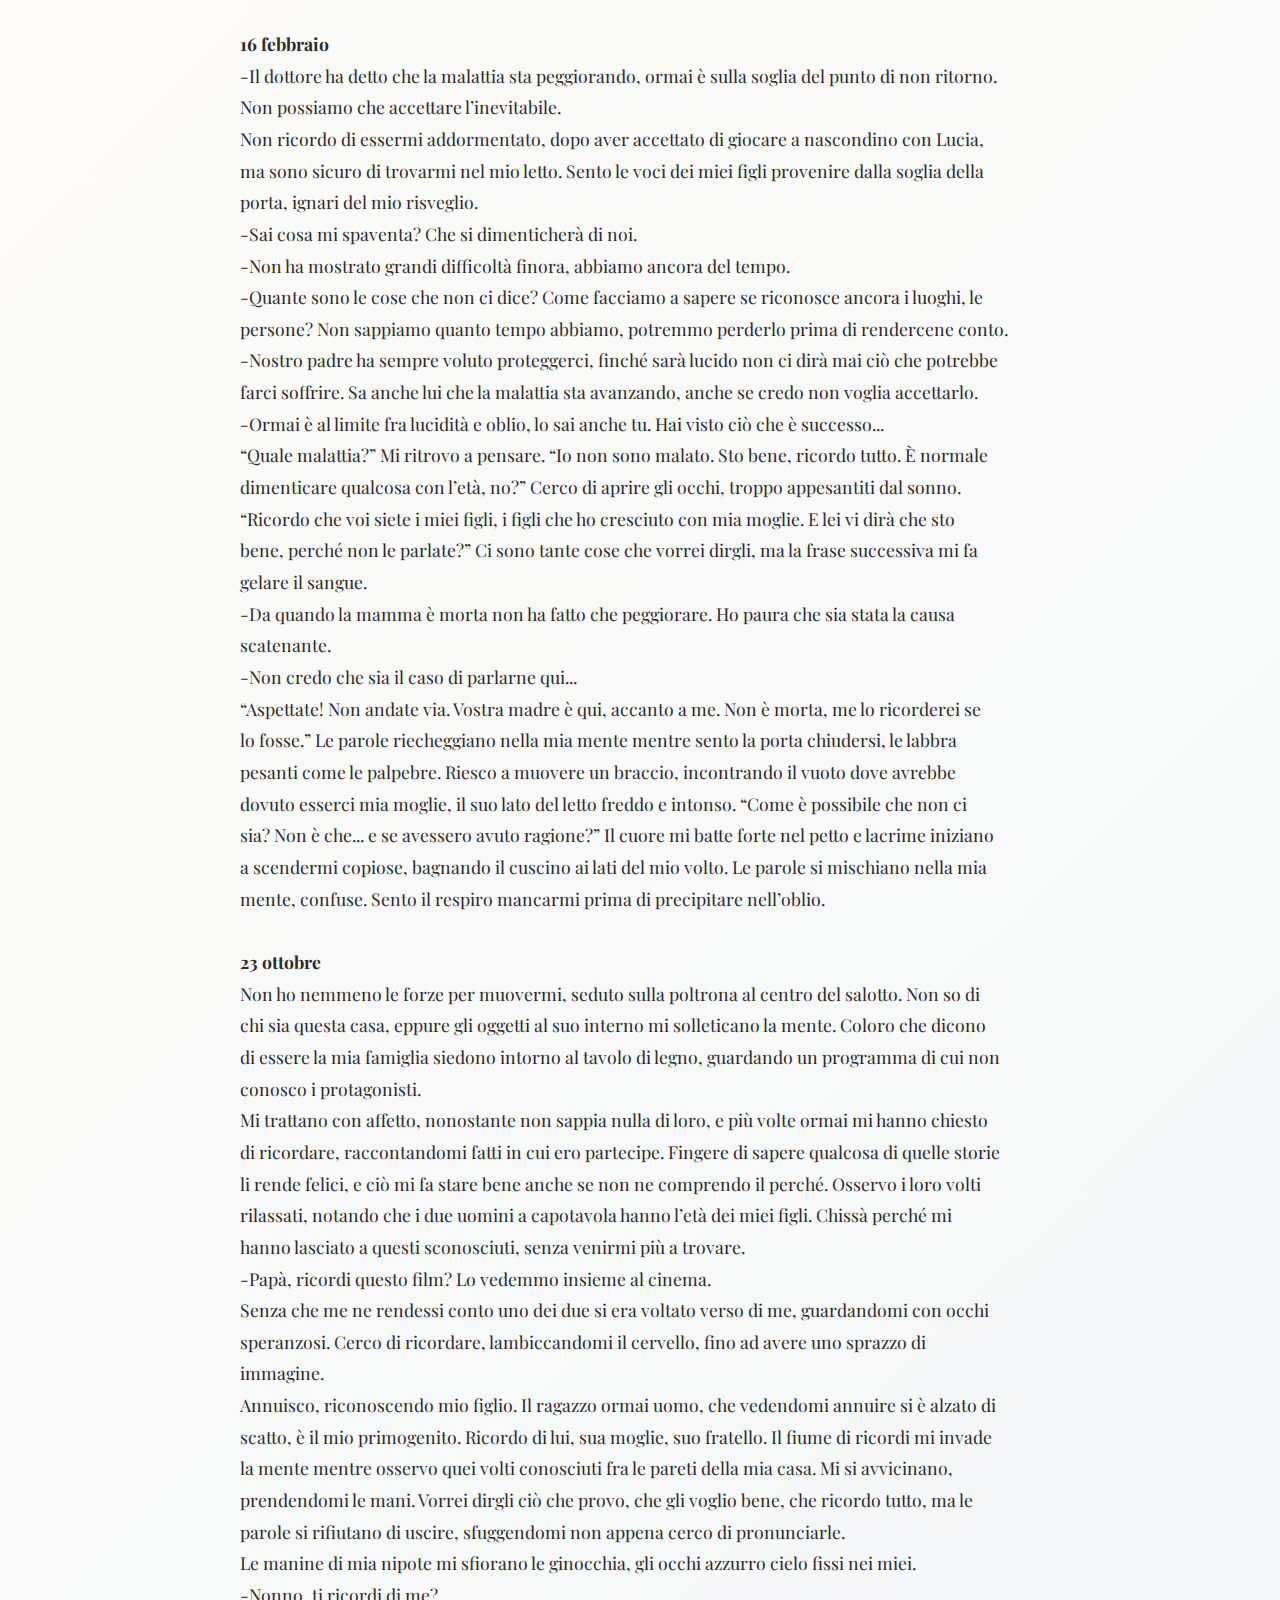
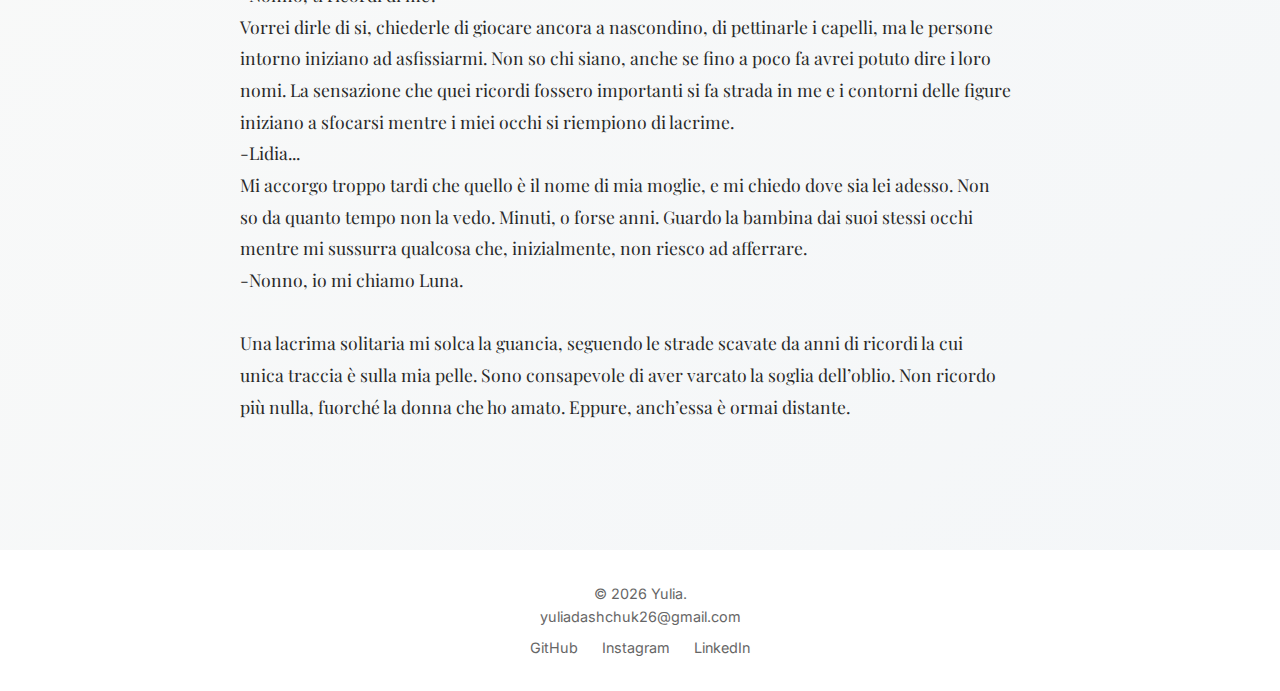
<file: scrittura-ricordi.html>
<!DOCTYPE html>
<html lang="it">

<head>
    <meta charset="UTF-8">
    <meta name="viewport" content="width=device-width, initial-scale=1.0">
    <title>Ricordi | Yulia</title>
    <link
        href="https://fonts.googleapis.com/css2?family=Inter:wght@300;400;600&family=Playfair+Display:wght@400;700&display=swap"
        rel="stylesheet">
    <link rel="stylesheet" href="css/style.css">
    <!-- FontAwesome for the icon -->
    <link rel="stylesheet" href="https://cdnjs.cloudflare.com/ajax/libs/font-awesome/6.0.0/css/all.min.css">
</head>

<body>

    <nav>
        <div class="container nav-container">
            <div class="logo">
                <a href="index.html"><img src="images/me_circle.jpg" alt="Yulia Profile" class="nav-profile-img"></a>
                <a href="index.html">Yulia</a>
            </div>
            <div class="nav-links">
                <a href="about.html">About</a>
                <a href="fotografia.html">Fotografia</a>
                <a href="eventi.html">Eventi</a>
                <a href="arte.html">Arte</a>
                <a href="scrittura.html" style="color: var(--color-primary);">Scrittura</a>
                <a href="progetti.html">Progetti</a>
            </div>
        </div>
    </nav>

    <section class="container" style="margin-top: var(--spacing-lg);">
        <!-- Back link formatting -->
        <a href="scrittura.html"
            style="display: inline-block; margin-bottom: var(--spacing-md); color: var(--color-text-light); text-decoration: none;">&larr;
            Torna a Scrittura</a>

        <div style="max-width: 800px; margin: 0 auto;">
            <div
                style="position: relative; border-radius: var(--radius-md); overflow: hidden; margin-bottom: 2rem; height: 350px; display: flex; align-items: center; justify-content: center; text-align: center; box-shadow: var(--shadow-md);">
                <img src="images/write/vase.png" alt="Background"
                    style="position: absolute; top: 0; left: 0; width: 100%; height: 100%; object-fit: cover; z-index: 0; filter: brightness(0.6);">
                <h1
                    style="position: relative; z-index: 1; color: white; text-shadow: 0 4px 8px rgba(0,0,0,0.6); font-size: 3rem; margin: 0; padding: 1rem; font-family: var(--font-serif); letter-spacing: 1px;">
                    Ricordi</h1>
            </div>

            <div
                style="white-space: pre-line; text-align: justify; line-height: 1.8; font-family: var(--font-serif); font-size: 1.1rem; font-weight: 400;">
                <strong>15 febbraio</strong>
                -Nonno, vuoi giocare a nascondino con me?
                Non posso rifiutare davanti a quegli occhi pieni di speranza, nonostante il dolore alle ossa
                stanche.
                -Certo, Lucia. Conto io?
                Chiudo gli occhi mentre i piccoli passi si allontanano velocemente, ma quando li riapro la stanza
                è annebbiata. Riconosco i mobili del mio salotto e la foto di famiglia sulla mensola, tuttavia i
                contorni sono sfocati.
                Mentre mi dirigo verso la stanza degli ospiti, direzione verso cui sono andati i passi, sfioro con
                le dita un vecchio vaso dipinto a mano con piccoli fiori colorati. Non ricordo quando mia moglie
                lo abbia comprato, non credo di averlo mai visto. Mi appunto mentalmente di chiederglielo
                mentre spingo la porta per entrare nella stanza buia.
                La luce mi acceca per un attimo mentre, con la mano ancora sull’interruttore, mi guardo intorno.
                Non riconosco il luogo in cui mi trovo, sono certo che non sia una stanza della mia casa. Sulla
                scrivania ci sono varie cornici impolverate, eppure non riconosco gran parte dei loro abitanti.
                Una coppia di sposi mi guarda da un angolo e, in un’altra immagine, l’uomo è intento a dipingere
                un vaso con un pattern a me familiare. Non ricordo dove ho già visto quei fiori, nonostante
                continui a lambiccarmi il cervello alla ricerca di qualsiasi indizio per aiutarmi a riconoscere
                quelle persone.
                Mi guardo intorno, notando il cappello da pescatore poggiato sull’armadio. L’uomo nella foto ha
                un cappello identico e io stesso ricordo di averne avuto uno simile, eppure non riesco a collegare
                coerentemente ciò che vedo. Cerco di rimembrare qualcosa, nonostante ogni ricordo mi sembri
                sempre più sfuggente, come se non ne avessi mai avuti.
                Sobbalzo quando mi sento tirare per una manica, il silenzio interrotto da una vocina alle mie
                spalle:
                -Nonno! Dovevi cercarmi, ti sei dimenticato?
                -Scusami Lucia, io...
                Le parole mi sfuggono come i ricordi, facendomi salire le lacrime agli occhi. Come è possibile
                che non sappia più nemmeno i suoni, unico mezzo per parlare a chi mi è caro?
                Guardo la bambina mentre il suo nome, che ora avevo sulla punta della lingua, inizia a sfumare.

                -Luisa...

                <strong>16 febbraio</strong>
                -Il dottore ha detto che la malattia sta peggiorando, ormai è sulla soglia del punto di non ritorno.
                Non possiamo che accettare l’inevitabile.
                Non ricordo di essermi addormentato, dopo aver accettato di giocare a nascondino con Lucia,
                ma sono sicuro di trovarmi nel mio letto. Sento le voci dei miei figli provenire dalla soglia della
                porta, ignari del mio risveglio.
                -Sai cosa mi spaventa? Che si dimenticherà di noi.
                -Non ha mostrato grandi difficoltà finora, abbiamo ancora del tempo.
                -Quante sono le cose che non ci dice? Come facciamo a sapere se riconosce ancora i luoghi, le
                persone? Non sappiamo quanto tempo abbiamo, potremmo perderlo prima di rendercene conto.
                -Nostro padre ha sempre voluto proteggerci, finché sarà lucido non ci dirà mai ciò che potrebbe
                farci soffrire. Sa anche lui che la malattia sta avanzando, anche se credo non voglia accettarlo.
                -Ormai è al limite fra lucidità e oblio, lo sai anche tu. Hai visto ciò che è successo...
                “Quale malattia?” Mi ritrovo a pensare. “Io non sono malato. Sto bene, ricordo tutto. È normale
                dimenticare qualcosa con l’età, no?” Cerco di aprire gli occhi, troppo appesantiti dal sonno.
                “Ricordo che voi siete i miei figli, i figli che ho cresciuto con mia moglie. E lei vi dirà che sto
                bene, perché non le parlate?” Ci sono tante cose che vorrei dirgli, ma la frase successiva mi fa
                gelare il sangue.
                -Da quando la mamma è morta non ha fatto che peggiorare. Ho paura che sia stata la causa
                scatenante.
                -Non credo che sia il caso di parlarne qui...
                “Aspettate! Non andate via. Vostra madre è qui, accanto a me. Non è morta, me lo ricorderei se
                lo fosse.” Le parole riecheggiano nella mia mente mentre sento la porta chiudersi, le labbra
                pesanti come le palpebre. Riesco a muovere un braccio, incontrando il vuoto dove avrebbe
                dovuto esserci mia moglie, il suo lato del letto freddo e intonso. “Come è possibile che non ci
                sia? Non è che... e se avessero avuto ragione?” Il cuore mi batte forte nel petto e lacrime iniziano
                a scendermi copiose, bagnando il cuscino ai lati del mio volto. Le parole si mischiano nella mia
                mente, confuse. Sento il respiro mancarmi prima di precipitare nell’oblio.

                <strong>23 ottobre</strong>
                Non ho nemmeno le forze per muovermi, seduto sulla poltrona al centro del salotto. Non so di
                chi sia questa casa, eppure gli oggetti al suo interno mi solleticano la mente. Coloro che dicono
                di essere la mia famiglia siedono intorno al tavolo di legno, guardando un programma di cui non
                conosco i protagonisti.
                Mi trattano con affetto, nonostante non sappia nulla di loro, e più volte ormai mi hanno chiesto
                di ricordare, raccontandomi fatti in cui ero partecipe. Fingere di sapere qualcosa di quelle storie
                li rende felici, e ciò mi fa stare bene anche se non ne comprendo il perché. Osservo i loro volti
                rilassati, notando che i due uomini a capotavola hanno l’età dei miei figli. Chissà perché mi
                hanno lasciato a questi sconosciuti, senza venirmi più a trovare.
                -Papà, ricordi questo film? Lo vedemmo insieme al cinema.
                Senza che me ne rendessi conto uno dei due si era voltato verso di me, guardandomi con occhi
                speranzosi. Cerco di ricordare, lambiccandomi il cervello, fino ad avere uno sprazzo di
                immagine.
                Annuisco, riconoscendo mio figlio. Il ragazzo ormai uomo, che vedendomi annuire si è alzato di
                scatto, è il mio primogenito. Ricordo di lui, sua moglie, suo fratello. Il fiume di ricordi mi invade
                la mente mentre osservo quei volti conosciuti fra le pareti della mia casa. Mi si avvicinano,
                prendendomi le mani. Vorrei dirgli ciò che provo, che gli voglio bene, che ricordo tutto, ma le
                parole si rifiutano di uscire, sfuggendomi non appena cerco di pronunciarle.
                Le manine di mia nipote mi sfiorano le ginocchia, gli occhi azzurro cielo fissi nei miei.
                -Nonno, ti ricordi di me?
                Vorrei dirle di si, chiederle di giocare ancora a nascondino, di pettinarle i capelli, ma le persone
                intorno iniziano ad asfissiarmi. Non so chi siano, anche se fino a poco fa avrei potuto dire i loro
                nomi. La sensazione che quei ricordi fossero importanti si fa strada in me e i contorni delle figure
                iniziano a sfocarsi mentre i miei occhi si riempiono di lacrime.
                -Lidia...
                Mi accorgo troppo tardi che quello è il nome di mia moglie, e mi chiedo dove sia lei adesso. Non
                so da quanto tempo non la vedo. Minuti, o forse anni. Guardo la bambina dai suoi stessi occhi
                mentre mi sussurra qualcosa che, inizialmente, non riesco ad afferrare.
                -Nonno, io mi chiamo Luna.

                Una lacrima solitaria mi solca la guancia, seguendo le strade scavate da anni di ricordi la cui
                unica traccia è sulla mia pelle. Sono consapevole di aver varcato la soglia dell’oblio. Non ricordo
                più nulla, fuorché la donna che ho amato. Eppure, anch’essa è ormai distante.
            </div>
        </div>

    </section>

    <footer>
        <div class="container">
            <p>&copy; <span id="year"></span> Yulia. <br> <a href="mailto:yuliadashchuk26@gmail.com"
                    style="color: inherit;">yuliadashchuk26@gmail.com</a></p>
            <div style="margin-top: var(--spacing-xs);">
                <a href="https://github.com/YuliaD2609" target="_blank" style="margin: 0 10px;">GitHub</a>
                <a href="https://www.instagram.com/yulia__photography/" target="_blank"
                    style="margin: 0 10px;">Instagram</a>
                <a href="https://www.linkedin.com/in/yulia-dashchuk" target="_blank"
                    style="margin: 0 10px;">LinkedIn</a>
            </div>
        </div>
    </footer>

    <script src="js/main.js"></script>
</body>

</html>
</file>
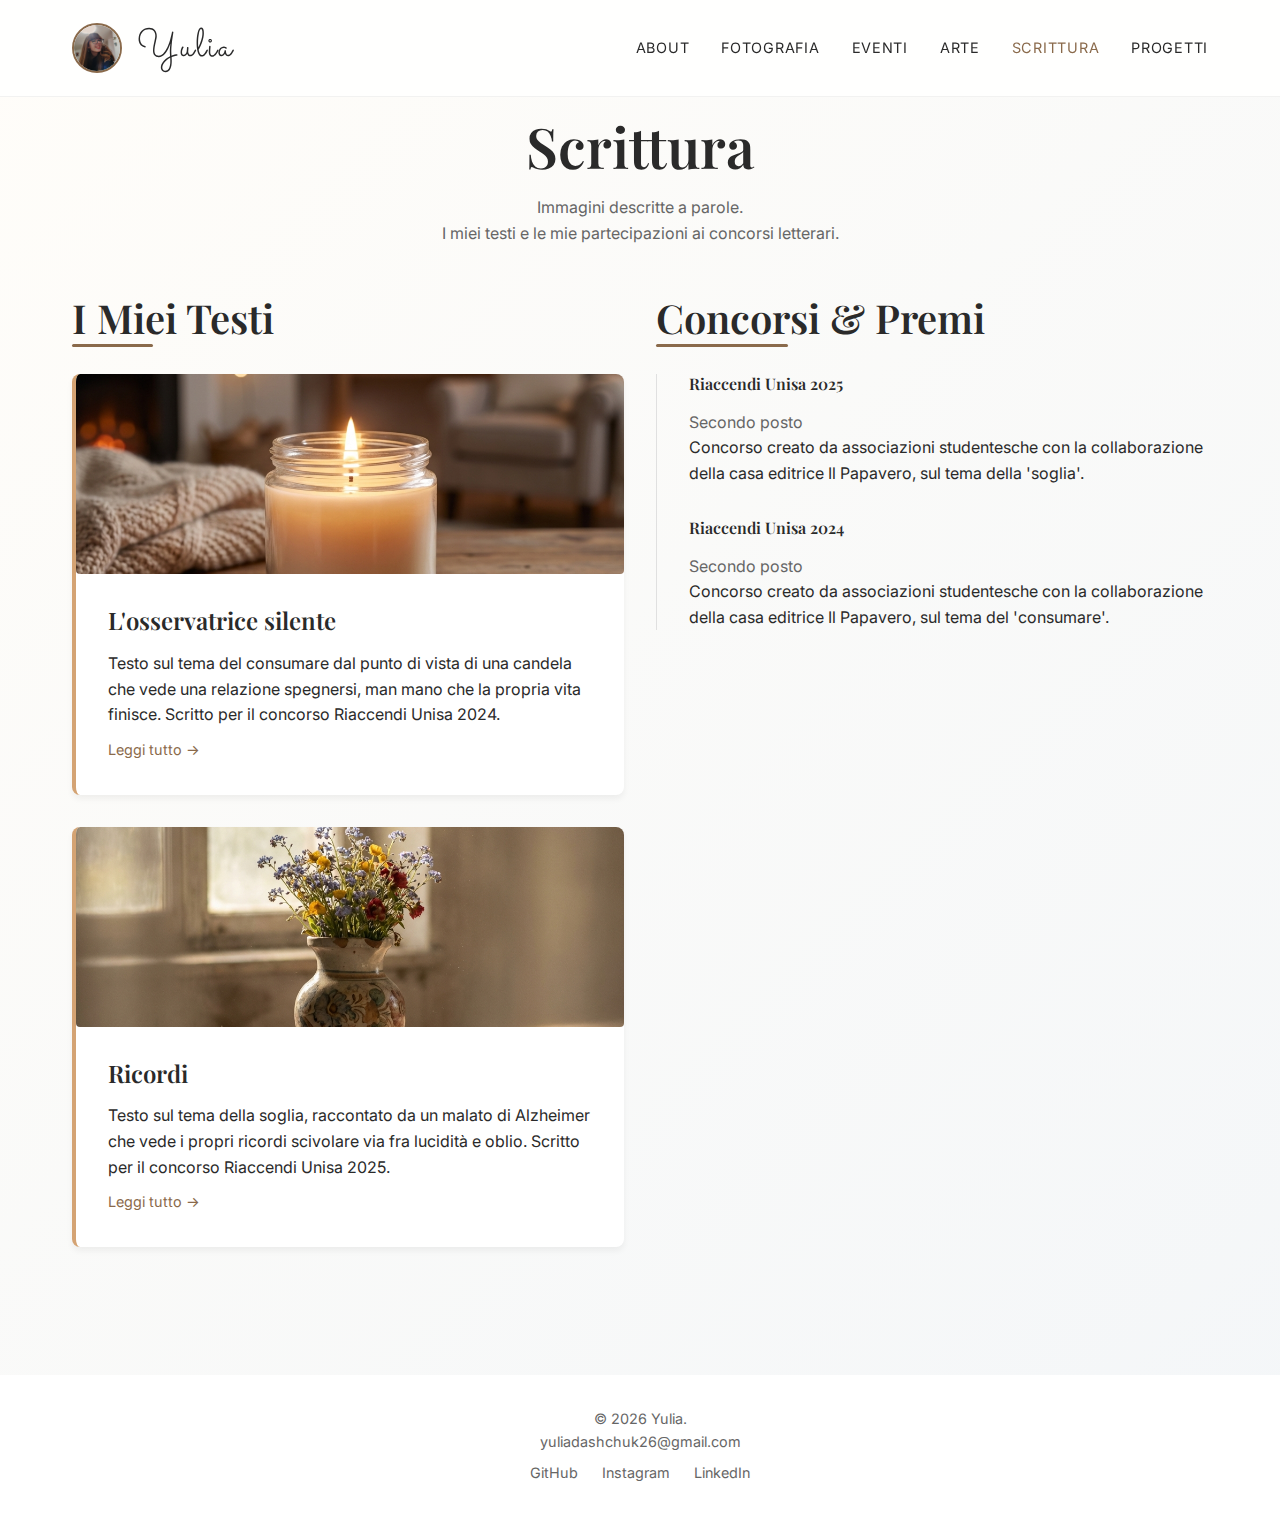
<file: scrittura.html>
<!DOCTYPE html>
<html lang="it">

<head>
  <meta charset="UTF-8">
  <meta name="viewport" content="width=device-width, initial-scale=1.0">
  <title>Scrittura | Yulia</title>
  <link
    href="https://fonts.googleapis.com/css2?family=Inter:wght@300;400;600&family=Playfair+Display:wght@700&display=swap"
    rel="stylesheet">
  <link rel="stylesheet" href="css/style.css">
</head>

<body>

  <nav>
    <div class="container nav-container">
      <div class="logo">
        <a href="index.html"><img src="images/me_circle.jpg" alt="Yulia Profile" class="nav-profile-img"></a>
        <a href="index.html">Yulia</a>
      </div>
      <div class="nav-links">
        <a href="about.html">About</a>
        <a href="fotografia.html">Fotografia</a>
        <a href="eventi.html">Eventi</a>
        <a href="arte.html">Arte</a>
        <a href="scrittura.html" style="color: var(--color-primary);">Scrittura</a>
        <a href="progetti.html">Progetti</a>
      </div>
    </div>
  </nav>

  <section class="container" style="margin-top: var(--spacing-lg);">
    <h1 class="fade-in" style="text-align: center;">Scrittura</h1>
    <p class="fade-in"
      style="text-align: center; max-width: 600px; margin: 0 auto var(--spacing-md); color: var(--color-text-light);">
      Immagini descritte a parole.
      <br>I miei testi e le mie partecipazioni ai concorsi letterari.
    </p>

    <div class="projects-grid">

      <!-- Column 1: Writings -->
      <div class="fade-in">
        <h2>I Miei Testi</h2>
        <div class="writing-list">
          <div class="writing-item" style="padding: 0; overflow: hidden;">
            <img src="images/write/camera.png" alt="L'osservatrice silente"
              style="width: 100%; height: 200px; object-fit: cover;">
            <div style="padding: var(--spacing-md);">
              <h3>L'osservatrice silente</h3>
              <p>
                Testo sul tema del consumare dal punto di vista di una candela che vede una relazione spegnersi,
                man mano che la propria vita finisce. Scritto per il concorso Riaccendi Unisa 2024.
              </p>
              <a href="scrittura-osservatrice.html"
                style="color: var(--color-primary); font-size: 0.9rem; margin-top: 10px; display: inline-block;">Leggi
                tutto &rarr;</a>
            </div>
          </div>

          <div class="writing-item" style="padding: 0; overflow: hidden;">
            <img src="images/write/vase.png" alt="Ricordi" style="width: 100%; height: 200px; object-fit: cover;">
            <div style="padding: var(--spacing-md);">
              <h3>Ricordi</h3>
              <p>
                Testo sul tema della soglia, raccontato da un malato di Alzheimer che vede
                i propri ricordi scivolare via fra lucidità e oblio.
                Scritto per il concorso Riaccendi Unisa 2025.
              </p>
              <a href="scrittura-ricordi.html"
                style="color: var(--color-primary); font-size: 0.9rem; margin-top: 10px; display: inline-block;">Leggi
                tutto &rarr;</a>
            </div>
          </div>
        </div>
      </div>

      <!-- Column 2: Competitions -->
      <div class="fade-in">
        <h2>Concorsi & Premi</h2>
        <ul style="border-left: 1px solid var(--color-secondary); padding-left: var(--spacing-md);">
          <li style="margin-bottom: var(--spacing-md);">
            <h4>Riaccendi Unisa 2025</h4>
            <p style="color: var(--color-text-light);">Secondo posto</p>
            <p>Concorso creato da associazioni studentesche con la collaborazione della casa editrice Il Papavero, sul
              tema
              della 'soglia'.</p>
          </li>
          <li style="margin-bottom: var(--spacing-md);">
            <h4>Riaccendi Unisa 2024</h4>
            <p style="color: var(--color-text-light);">Secondo posto</p>
            <p>Concorso creato da associazioni studentesche con la collaborazione della casa editrice Il Papavero, sul
              tema del 'consumare'.</p>
          </li>
        </ul>
      </div>

    </div>

  </section>

  <footer>
    <div class="container">
      <p>&copy; <span id="year"></span> Yulia. <br> <a href="mailto:yuliadashchuk26@gmail.com"
          style="color: inherit;">yuliadashchuk26@gmail.com</a></p>
      <div style="margin-top: var(--spacing-xs);">
        <a href="https://github.com/YuliaD2609" target="_blank" style="margin: 0 10px;">GitHub</a>
        <a href="https://www.instagram.com/yulia__photography/" target="_blank" style="margin: 0 10px;">Instagram</a>
        <a href="https://www.linkedin.com/in/yulia-dashchuk" target="_blank" style="margin: 0 10px;">LinkedIn</a>
      </div>
    </div>
  </footer>

  <script src="js/main.js"></script>
</body>

</html>
</file>
<file: css/style.css>
﻿@import url('https://fonts.googleapis.com/css2?family=Dancing+Script:wght@600&family=Pacifico&family=Sacramento&family=Caveat:wght@600&family=Inter:wght@300;400;600&family=Playfair+Display:wght@700&display=swap');

/* =========================================
   1. VARIABLES & THEME SETUP
   ========================================= */
:root {
  /* Colors - Elegant & Professional Palette */
  --color-bg: #fdfdfd;
  --color-text: #2a2a2a;
  --color-text-light: #666;
  --color-primary: #8a6a4b;
  /* Earthy/Gold tone for accents */
  --color-secondary: #e0e0e0;
  --color-accent: #d4a373;
  --color-surface: #ffffff;

  /* Typography */
  --font-main: 'Inter',
    -apple-system,
    BlinkMacSystemFont,
    "Segoe UI",
    Roboto,
    Helvetica,
    Arial,
    sans-serif;
  --font-serif: 'Playfair Display',
    serif;
  /* For headings */

  /* Spacing */
  --spacing-xs: 0.5rem;
  --spacing-sm: 1rem;
  --spacing-md: 2rem;
  --spacing-lg: 7rem;
  /* Increased from 4rem for header clearance */
  --spacing-xl: 8rem;

  /* UI Elements */
  --radius-sm: 4px;
  --radius-md: 8px;
  --shadow-sm: 0 4px 6px rgba(0, 0, 0, 0.05);
  /* Slightly lifted */
  --shadow-md: 0 10px 20px rgba(0, 0, 0, 0.1);
  /* Floating effect */
  --transition-fast: 0.3s ease;
  --transition-bounce: 0.4s cubic-bezier(0.175, 0.885, 0.32, 1.275);
  /* Fun bounce */
}

/* =========================================
   2. RESET & BASE STYLES
   ========================================= */
* {
  box-sizing: border-box;
  margin: 0;
  padding: 0;
}

html {
  scroll-behavior: smooth;
  font-size: 16px;
}

/* Fun: Animated Gradient Background */
body {
  font-family: var(--font-main);
  background: linear-gradient(-45deg, #fdfdfd, #faeadd, #f0f4f8, #fffdf9);
  background-size: 400% 400%;
  animation: gradientBG 15s ease infinite;
  color: var(--color-text);
  line-height: 1.6;
  overflow-x: hidden;
}

@keyframes gradientBG {
  0% {
    background-position: 0% 50%;
  }

  50% {
    background-position: 100% 50%;
  }

  100% {
    background-position: 0% 50%;
  }
}

/* Custom Scrollbar */
::-webkit-scrollbar {
  width: 10px;
}

::-webkit-scrollbar-track {
  background: #f1f1f1;
}

::-webkit-scrollbar-thumb {
  background: var(--color-accent);
  border-radius: 5px;
}

::-webkit-scrollbar-thumb:hover {
  background: var(--color-primary);
}

h1,
h2,
h3,
h4 {
  font-family: var(--font-serif);
  font-weight: 600;
  line-height: 1.2;
  margin-bottom: var(--spacing-sm);
  color: var(--color-text);
}

h1 {
  font-size: 3.5rem;
}

h2 {
  font-size: 2.5rem;
  margin-top: 1rem;
  /* Added spacing */
  margin-bottom: var(--spacing-md);
  position: relative;
  display: inline-block;
}

/* Underline decoration for headings */
h2::after {
  content: '';
  position: absolute;
  width: 40%;
  height: 3px;
  bottom: -5px;
  left: 0;
  background: var(--color-primary);
  border-radius: 2px;
}

h3 {
  font-size: 1.5rem;
}

a {
  text-decoration: none;
  color: inherit;
  transition: var(--transition-fast);
}

img {
  max-width: 100%;
  display: block;
  border-radius: var(--radius-sm);
}

ul {
  list-style: none;
}

/* Animation classes */
.fade-in {
  opacity: 0;
  /* Hidden by default for animation */
  transform: translateY(20px);
  transition: opacity 0.6s ease-out, transform 0.6s ease-out;
}

.fade-in.visible {
  opacity: 1;
  transform: translateY(0);
}

/* =========================================
   3. UTILITIES
   ========================================= */
.container {
  max-width: 1200px;
  margin: 0 auto;
  padding: 0 var(--spacing-md);
}

/* =========================================
   4. NAVIGATION
   ========================================= */
nav {
  position: fixed;
  top: 0;
  width: 100%;
  background: rgba(255, 255, 255, 0.85);
  /* More translucent for glass effect */
  backdrop-filter: blur(12px);
  z-index: 1000;
  padding: var(--spacing-sm) 0;
  border-bottom: 1px solid rgba(0, 0, 0, 0.05);
  transition: all 0.3s ease;
}

.nav-container {
  display: flex;
  justify-content: space-between;
  align-items: center;
}

.logo {
  display: flex;
  align-items: center;
  gap: 15px;
  /* Space between image and text */
}

.nav-profile-img {
  width: 50px;
  height: 50px;
  border-radius: 50%;
  object-fit: cover;
  border: 2px solid var(--color-primary);
}

.logo a {
  font-family: var(--font-serif);
  font-size: 1.5rem;
  font-weight: bold;
  position: relative;
}

.nav-links {
  display: flex;
  gap: var(--spacing-md);
}

.nav-links a {
  font-size: 0.9rem;
  letter-spacing: 0.05em;
  text-transform: uppercase;
  position: relative;
}

/* Fun: Nav Link Hover Animation */
.nav-links a::before {
  content: '';
  position: absolute;
  width: 0;
  height: 2px;
  bottom: -4px;
  left: 0;
  background-color: var(--color-primary);
  transition: width 0.3s ease;
}

.nav-links a:hover::before {
  width: 100%;
}

/* =========================================
   5. SECTIONS
   ========================================= */
section {
  padding: var(--spacing-xl) 0;
}

/* Hero Section */
.hero {
  min-height: 90vh;
  display: flex;
  align-items: center;
  /* Center vertically */
  justify-content: center;
  padding-top: var(--spacing-lg);
  padding-bottom: var(--spacing-md);
  /* Reduce bottom space specifically for hero */
}

.hero .container {
  display: flex;
  flex-direction: row;
  /* Side-by-side on desktop */
  align-items: center;
  justify-content: center;
  gap: var(--spacing-md);
  width: 100%;
}

.hero-img {
  width: 300px;
  /* Slightly larger for side-by-side */
  height: 300px;
  border-radius: 50%;
  object-fit: cover;
  margin-bottom: 0;
  /* Remove bottom margin since it's side-by-side */
  box-shadow: var(--shadow-md);
  border: 4px solid white;
  transition: transform 0.6s var(--transition-bounce);
  flex-shrink: 0;
  /* Prevent shrinking */
}

.hero-img:hover {
  transform: scale(1.05) rotate(2deg);
}

.hero-text {
  max-width: 600px;
  text-align: left;
  /* Align text to left for side-by-side */
  padding-left: var(--spacing-md);
}

.hero-text p {
  font-size: 1.2rem;
  font-weight: 300;
}

.cta-button {
  display: inline-block;
  margin-top: var(--spacing-md);
  padding: 0.8rem 2rem;
  background-color: var(--color-primary);
  color: white;
  border-radius: 50px;
  font-weight: 500;
  letter-spacing: 0.5px;
  box-shadow: 0 4px 15px rgba(138, 106, 75, 0.4);
  /* Colored shadow */
  transition: all 0.3s ease;
}

.cta-button:hover {
  background-color: var(--color-accent);
  transform: translateY(-4px);
  box-shadow: 0 8px 20px rgba(138, 106, 75, 0.6);
}

.cta-button.secondary {
  background-color: transparent;
  border: 2px solid var(--color-primary);
  color: var(--color-primary);
  box-shadow: none;
  margin-left: 10px;
}

.cta-button.secondary:hover {
  background-color: var(--color-primary);
  color: white;
}

/* Projects Grid & Cards */
/* Projects Grid & Cards */
#progetti {
  padding-top: var(--spacing-md);
  margin-top: var(--spacing-sm);
  position: relative;
}

#progetti::before {
  content: "";
  display: block;
  width: 150px;
  /* Constrained width */
  height: 3px;
  background-color: var(--color-primary);
  /* Palette color */
  margin: 0 auto var(--spacing-md) auto;
  border-radius: 2px;
}

.projects-grid {
  display: grid;
  grid-template-columns: repeat(auto-fit, minmax(300px, 1fr));
  gap: var(--spacing-md);
}

.project-card {
  background: var(--color-surface);
  border: 1px solid rgba(0, 0, 0, 0.05);
  border-radius: var(--radius-md);
  padding: var(--spacing-md);
  transition: all 0.4s var(--transition-bounce);
  /* Bouncy hover */
  position: relative;
  overflow: hidden;
}

.project-card::before {
  content: '';
  position: absolute;
  top: 0;
  left: 0;
  width: 4px;
  height: 100%;
  background: var(--color-primary);
  opacity: 0.5;
  transition: width 0.3s ease;
}

.project-card:hover {
  transform: translateY(-10px);
  box-shadow: var(--shadow-md);
  border-color: transparent;
}

.project-card:hover::before {
  width: 6px;
  opacity: 1;
}

#explore {
  padding-top: var(--spacing-md);
}

/* Gallery Items */
.gallery-grid {
  display: grid;
  grid-template-columns: repeat(auto-fill, minmax(280px, 1fr));
  gap: var(--spacing-sm);
}

.gallery-item {
  position: relative;
  overflow: hidden;
  aspect-ratio: 1;
  border-radius: var(--radius-sm);
  cursor: pointer;
}

.gallery-item img {
  width: 100%;
  height: 100%;
  object-fit: cover;
  transition: transform 0.6s ease;
}

.gallery-item:hover img {
  transform: scale(1.1);
}

.gallery-item div {
  /* The overlay div */
  transition: opacity 0.3s ease;
}

/* Tabs */
.tabs {
  display: flex;
  justify-content: center;
  gap: var(--spacing-md);
  margin-bottom: var(--spacing-md);
}

.tab-btn {
  background: none;
  border: none;
  font-family: var(--font-main);
  font-size: 1.1rem;
  padding: var(--spacing-sm);
  cursor: pointer;
  position: relative;
  color: var(--color-text-light);
  transition: color 0.3s ease;
}

.tab-btn.active {
  color: var(--color-primary);
  font-weight: 600;
}

.tab-btn::after {
  content: '';
  position: absolute;
  bottom: 0;
  left: 50%;
  transform: translateX(-50%);
  width: 0;
  height: 2px;
  background: var(--color-primary);
  transition: width 0.3s ease;
}

.tab-btn.active::after {
  width: 100%;
}

/* Writing Section */
.writing-list {
  display: flex;
  flex-direction: column;
  gap: var(--spacing-md);
}

.writing-item {
  padding: var(--spacing-md);
  background: var(--color-surface);
  border-radius: var(--radius-md);
  box-shadow: var(--shadow-sm);
  transition: transform 0.3s ease;
  border-left: 4px solid var(--color-accent);
}

.writing-item:hover {
  transform: translateX(10px);
  /* Slide effect */
}

/* Filters */
.filters {
  display: flex;
  justify-content: center;
  gap: 1rem;
  margin-bottom: 2rem;
  flex-wrap: wrap;
}

.filter-btn {
  background: white;
  border: 1px solid var(--color-secondary);
  padding: 0.6rem 1.2rem;
  border-radius: 30px;
  cursor: pointer;
  font-family: var(--font-main);
  transition: all 0.3s ease;
  box-shadow: var(--shadow-sm);
}

.filter-btn:hover,
.filter-btn.active {
  background-color: var(--color-primary);
  color: white;
  border-color: var(--color-primary);
  transform: translateY(-2px);
  box-shadow: var(--shadow-md);
}

/* =========================================
   6. FOOTER
   ========================================= */
footer {
  text-align: center;
  padding: var(--spacing-md);
  margin-top: var(--spacing-xl);
  font-size: 0.9rem;
  color: var(--color-text-light);
  background: white;
}

/* =========================================
   7. RESPONSIVE
   ========================================= */
@media (max-width: 768px) {
  h1 {
    font-size: 2.5rem;
  }

  .hero .container {
    flex-direction: column;
    /* Stack on mobile */
    text-align: center;
  }

  .hero-text {
    text-align: center;
    padding-left: 0;
    margin-top: var(--spacing-md);
  }

  .hero-img {
    width: 220px;
    height: 220px;
  }

  h2 {
    font-size: 2rem;
  }

  .nav-container {
    flex-direction: column;
    gap: var(--spacing-sm);
  }
}

/* =========================================
   8. MAGAZINE LAYOUT (Dense)
   ========================================= */
.magazine-header {
  display: flex;
  flex-direction: column;
  align-items: center;
  margin-bottom: 2rem;
  text-align: center;
}

.magazine-header h2 {
  margin-bottom: 0.5rem;
}

.magazine-grid {
  display: grid;
  grid-template-columns: repeat(4, 1fr);
  grid-auto-rows: 220px;
  /* Smaller height for compact look */
  gap: 4px;
  /* Tight gap */
  max-width: 900px;
  /* Constrained width for 'smaller' look */
  margin: 0 auto;
}

.magazine-item {
  position: relative;
  overflow: hidden;
  border-radius: 0;
  /* Sharp edges for magazine feel */
}

.magazine-item img {
  width: 100%;
  height: 100%;
  object-fit: cover;
  transition: transform 0.5s ease;
  display: block;
}

.magazine-item:hover {
  z-index: 2;
  box-shadow: 0 5px 15px rgba(0, 0, 0, 0.2);
}

.magazine-item:hover img {
  transform: scale(1.05);
}

/* 
  Layout Logic (4 Columns):
  Row 1: [1 (2x2)] [2 (1x2)] [3 (1x1)]
  Row 2: [1 (....)] [2 (....)] [4 (1x1)]
  Row 3: [5 (2x1)] [6 (2x1)]
*/

.magazine-item:nth-child(1) {
  grid-column: span 2;
  grid-row: span 2;
}

.magazine-item:nth-child(2) {
  grid-column: span 1;
  grid-row: span 2;
}

.magazine-item:nth-child(3) {
  grid-column: span 1;
  grid-row: span 1;
}

.magazine-item:nth-child(4) {
  grid-column: span 1;
  grid-row: span 1;
  /* Placed automatically in next available slot (Row 2, Col 4) */
}

.magazine-item:nth-child(5) {
  grid-column: span 2;
  grid-row: span 1;
}

.magazine-item:nth-child(6) {
  grid-column: span 2;
  grid-row: span 1;
}

/* Mobile: Stacked */
@media (max-width: 768px) {
  .magazine-grid {
    grid-template-columns: repeat(2, 1fr);
    grid-auto-rows: 200px;
  }

  .magazine-item:nth-child(n) {
    grid-column: span 1 !important;
    grid-row: span 1 !important;
  }

  /* Make 1st item big on mobile too */
  .magazine-item:nth-child(1) {
    grid-column: span 2 !important;
    grid-row: span 2 !important;
  }
}

/* =========================================
   9. SKILLS SECTION
   ========================================= */
.skills-container {
  display: flex;
  justify-content: space-between;
  gap: var(--spacing-md);
  margin-top: var(--spacing-md);
}

.skills-column {
  flex: 1;
  text-align: left;
}

.skills-column h4 {
  margin-bottom: var(--spacing-md);
  font-size: 1.5rem;
  position: relative;
  display: inline-block;
}

/* Vertical divider logic */
.skills-column:first-child {
  border-right: 1px solid var(--color-primary);
  padding-right: var(--spacing-md);
}

.skills-grid {
  display: grid;
  grid-template-columns: repeat(auto-fill, minmax(80px, 1fr));
  gap: 20px;
  justify-items: center;
}

.skill-item {
  display: flex;
  flex-direction: column;
  align-items: center;
  gap: 10px;
  transition: transform 0.3s ease;
}

.skill-item:hover {
  transform: translateY(-5px);
  color: var(--color-primary);
}

.skill-item i {
  font-size: 4.5rem;
  color: var(--color-text);
  margin-bottom: 5px;
}

.skill-item span {
  font-size: 0.9rem;
  font-weight: 500;
}

@media (max-width: 768px) {
  .skills-container {
    flex-direction: column;
  }

  .skills-column:first-child {
    border-right: none;
    border-bottom: 1px solid var(--color-primary);
    padding-right: 0;
    padding-bottom: var(--spacing-md);
    margin-bottom: var(--spacing-md);
  }
}

/* Contact Form Refinements */
.contact-form textarea {
  min-height: 250px;
  width: 100%;
  resize: none;
  padding: 1rem;
  font-family: inherit;
}


.logo a {
  /* Option 1: Sacramento (Elegant, Thin, Round) */
  font-family: 'Sacramento', cursive;

  font-size: 2.5rem;
  font-weight: 400;
  letter-spacing: 2px;
  text-decoration: none;
  color: var(--color-text);
  transition: color 0.3s ease;
}

/* =========================================
   10. BIRTHDAY SPECIAL FEATURE
   ========================================= */
.birthday-banner {
  position: fixed;
  right: 0;
  top: 50%;
  transform: translateY(-50%) translateX(0);
  background: linear-gradient(135deg, #ff9a9e 0%, #fecfef 99%, #fecfef 100%);
  padding: 1rem 1.5rem;
  border-top-left-radius: 15px;
  border-bottom-left-radius: 15px;
  box-shadow: -5px 5px 20px rgba(0, 0, 0, 0.1);
  z-index: 9999;
  max-width: 250px;
  text-align: center;
  border: 2px solid white;
  transition: transform 0.5s cubic-bezier(0.175, 0.885, 0.32, 1.275);
}

.birthday-banner.hidden {
  transform: translateY(-50%) translateX(100%);
}

.banner-content p {
  font-size: 0.95rem;
  color: var(--color-text);
  margin: 0;
  font-weight: 500;
}

.confetti-icon {
  font-size: 1.5rem;
  display: block;
  margin-bottom: 0.5rem;
}

.clickable-link {
  color: var(--color-primary);
  font-weight: bold;
  text-decoration: underline;
  cursor: pointer;
  transition: color 0.3s ease;
}

.clickable-link:hover {
  color: #d63384;
  /* A pop of darker pink for hover */
}

/* Modal Styles */
.modal {
  position: fixed;
  top: 0;
  left: 0;
  width: 100%;
  height: 100%;
  background-color: rgba(0, 0, 0, 0.5);
  backdrop-filter: blur(5px);
  z-index: 10000;
  display: flex;
  justify-content: center;
  align-items: center;
  transition: opacity 0.3s ease;
  opacity: 1;
  pointer-events: auto;
}

.modal.hidden {
  opacity: 0;
  pointer-events: none;
}

.modal-content {
  background: rgba(255, 255, 255, 0.95);
  padding: 2.5rem;
  border-radius: 20px;
  width: 90%;
  max-width: 500px;
  position: relative;
  box-shadow: 0 15px 35px rgba(0, 0, 0, 0.2);
  border: 1px solid rgba(255, 255, 255, 0.8);
  background: linear-gradient(145deg, #fffdf9, #fff0f5);
}

.close-btn {
  position: absolute;
  top: 15px;
  right: 20px;
  font-size: 2rem;
  color: #aaa;
  cursor: pointer;
  line-height: 1;
  transition: color 0.3s ease;
}

.close-btn:hover {
  color: var(--color-text);
}

.modal-header {
  text-align: center;
  margin-bottom: 2rem;
}

.modal-header h2 {
  color: #e5989b;
  font-family: var(--font-serif);
  margin-bottom: 0.5rem;
}

.form-group {
  margin-bottom: 1.5rem;
}

.form-group label {
  display: block;
  margin-bottom: 0.5rem;
  font-weight: 500;
  color: var(--color-text);
}

.form-group input,
.form-group textarea {
  width: 100%;
  padding: 0.8rem;
  border: 1px solid #ddd;
  border-radius: 8px;
  font-family: inherit;
  background: white;
}

.form-group textarea {
  min-height: 120px;
  resize: vertical;
}

.form-group input:focus,
.form-group textarea:focus {
  outline: none;
  border-color: #ffb7b2;
  box-shadow: 0 0 0 3px rgba(255, 183, 178, 0.2);
}
</file>
